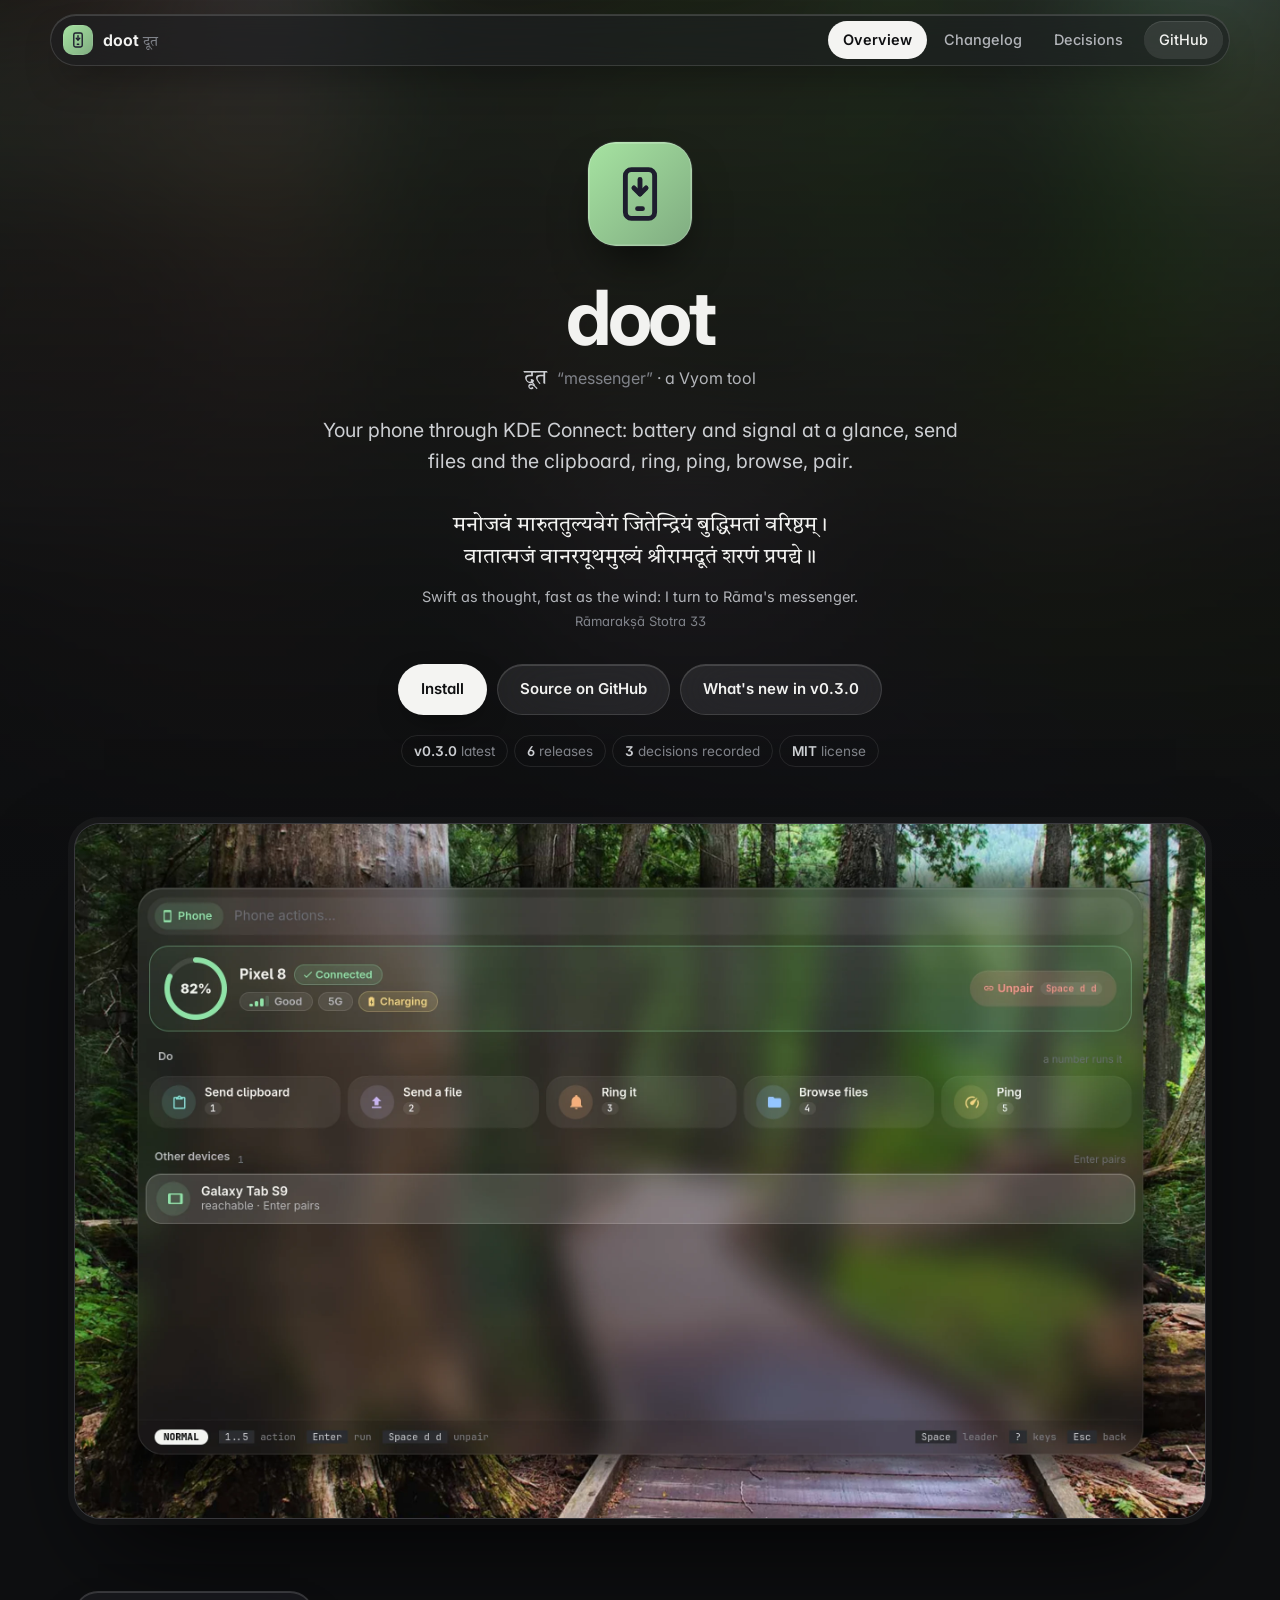
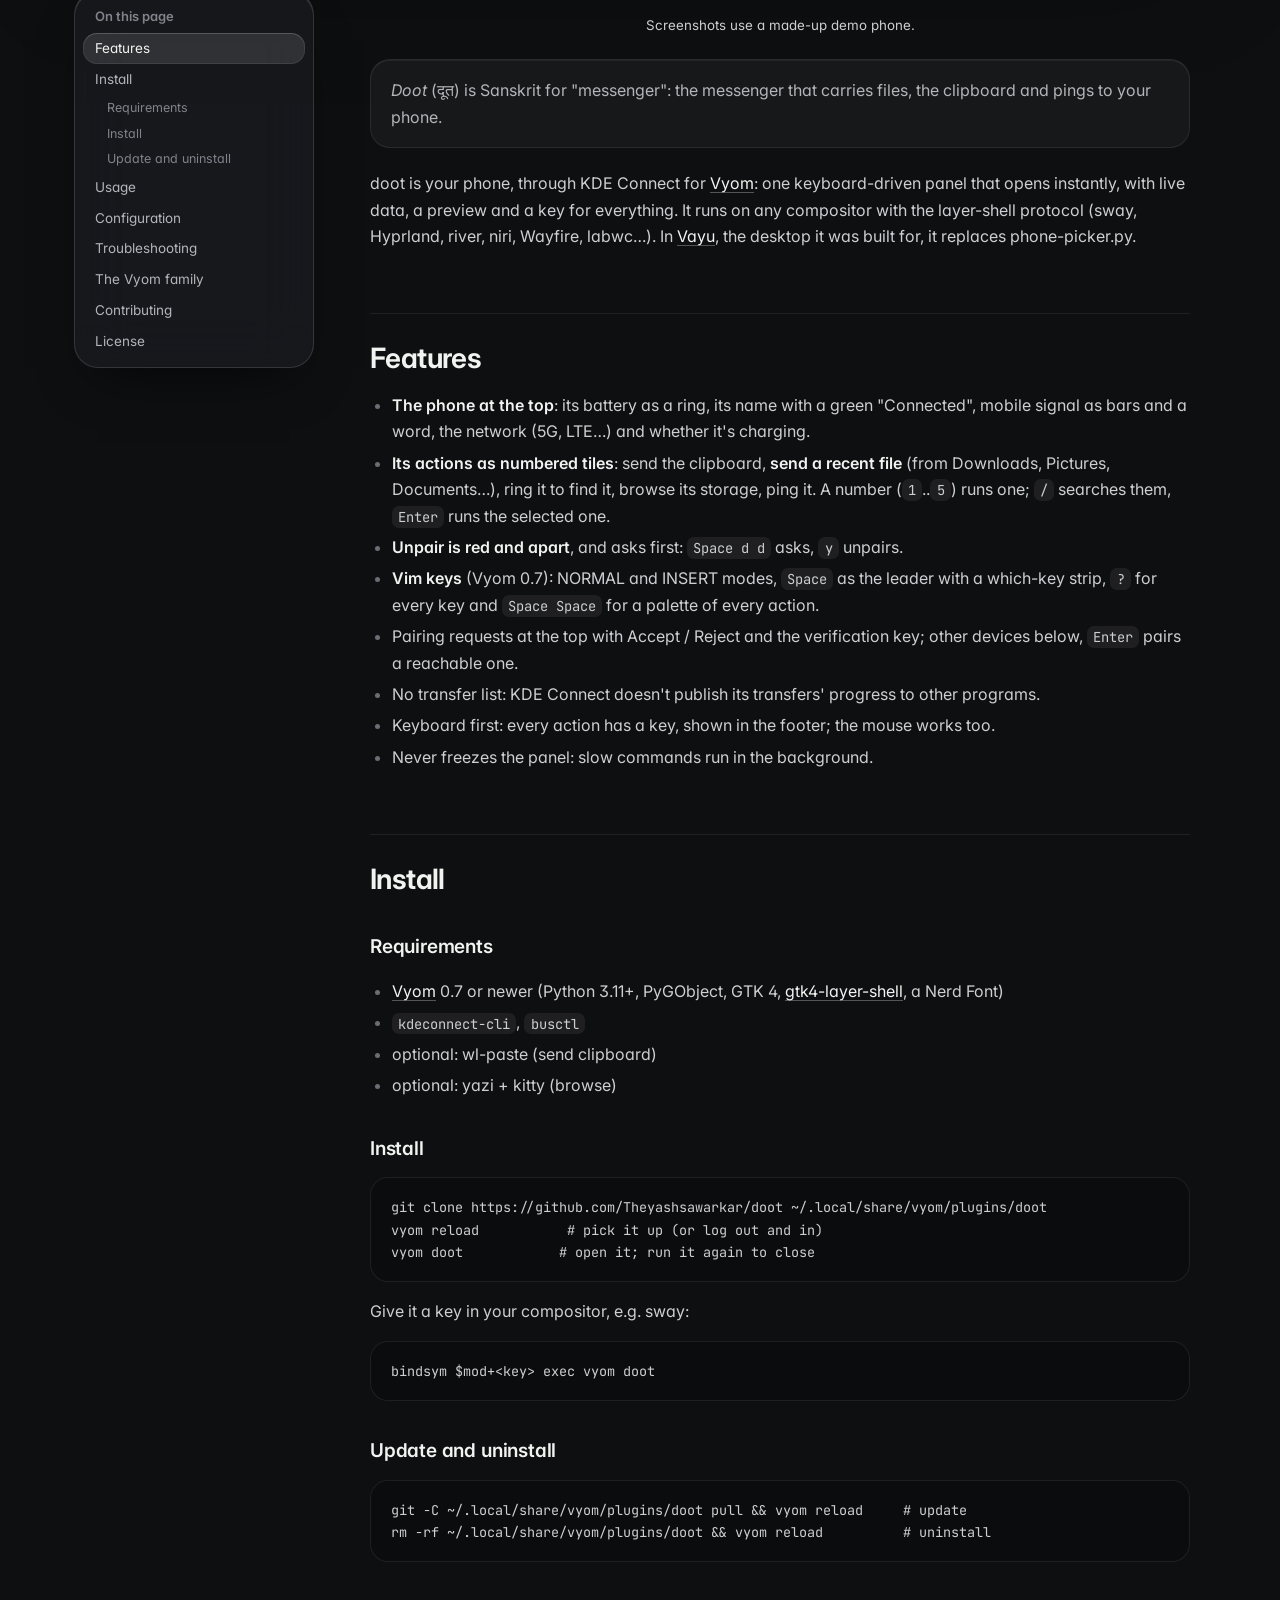
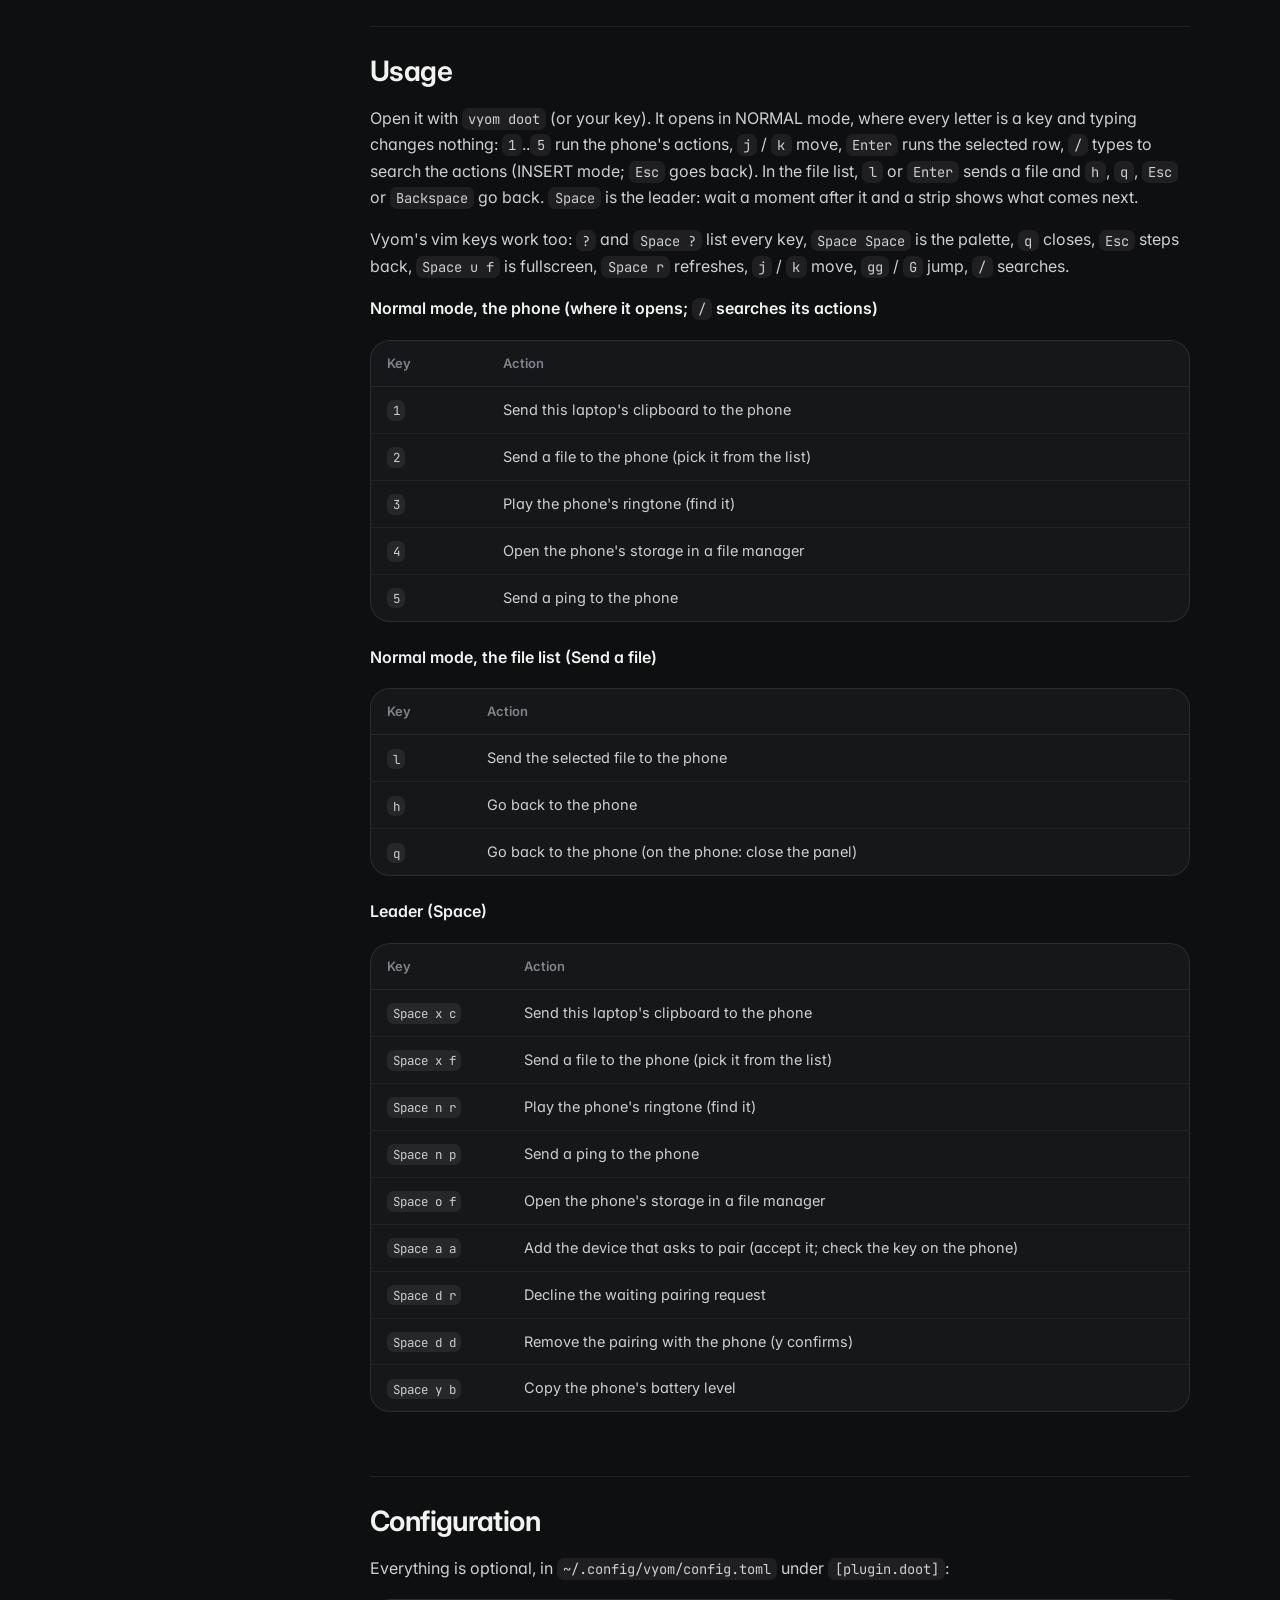
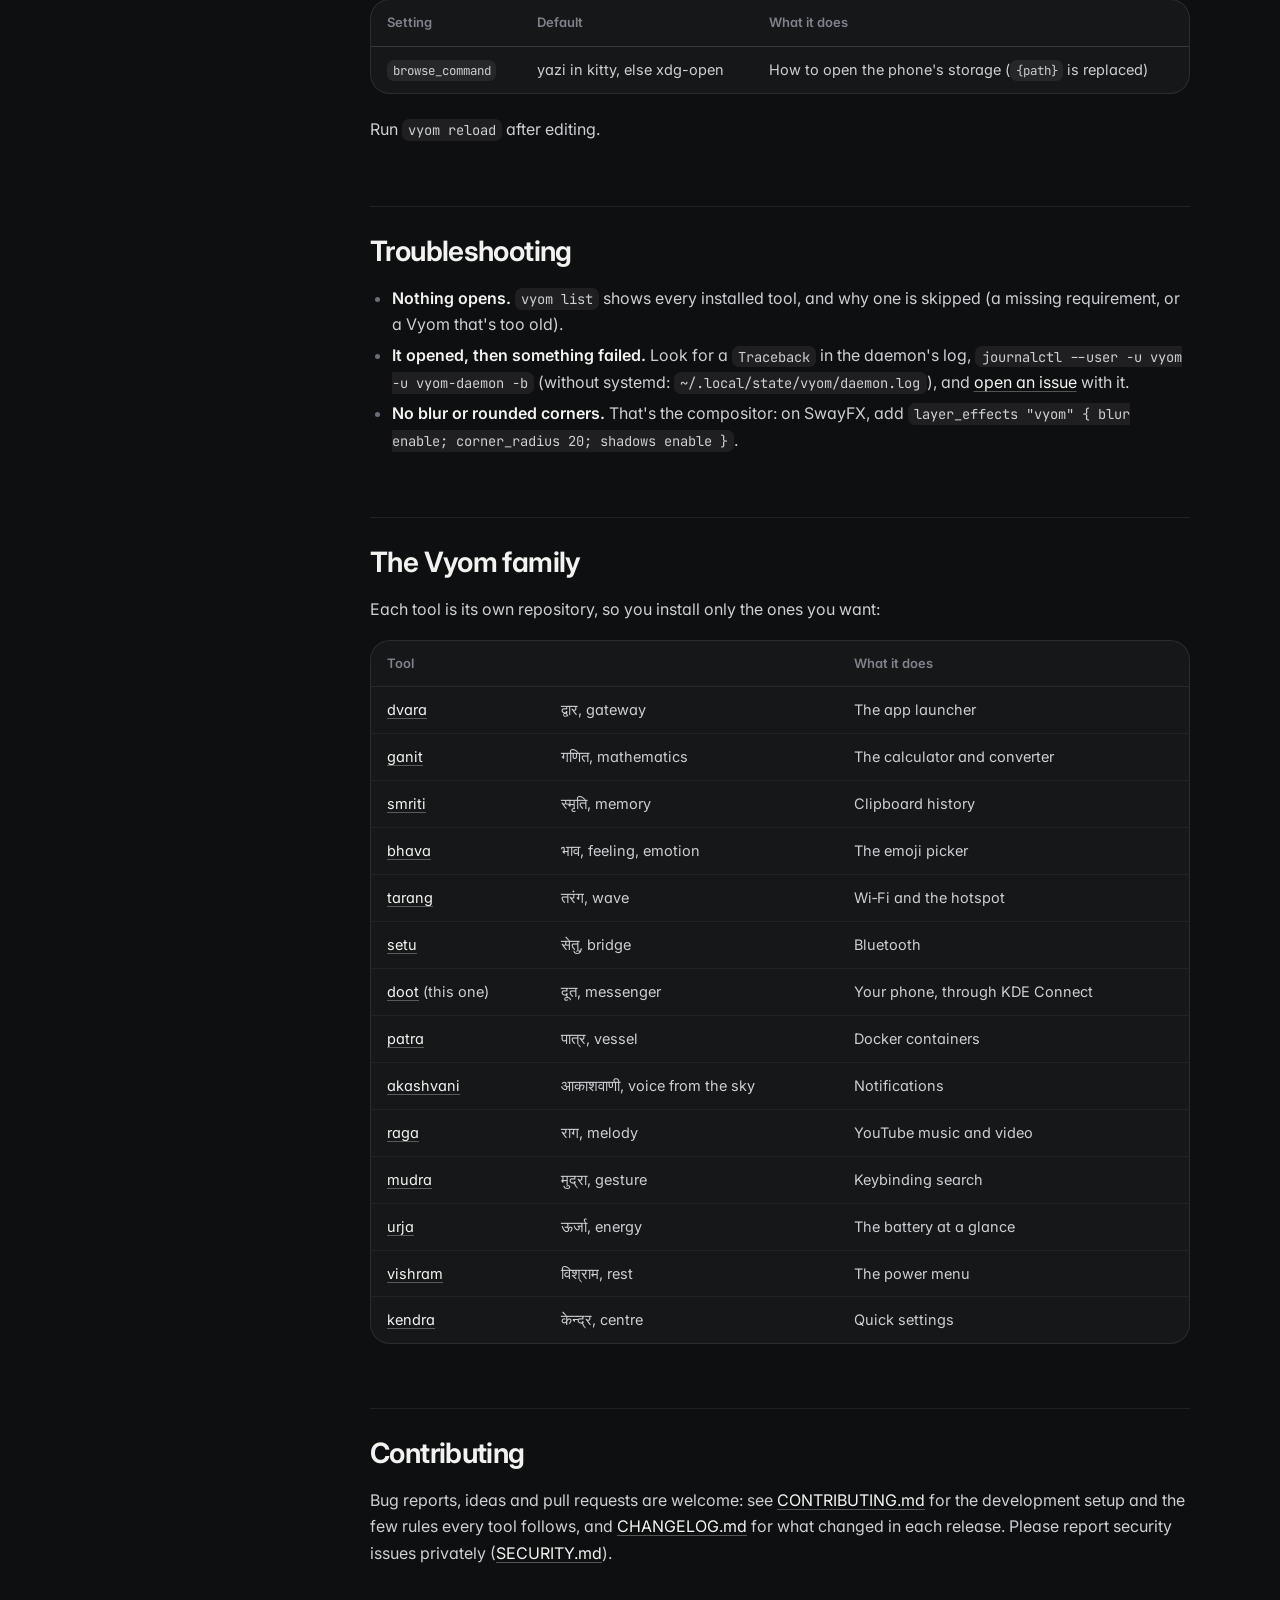
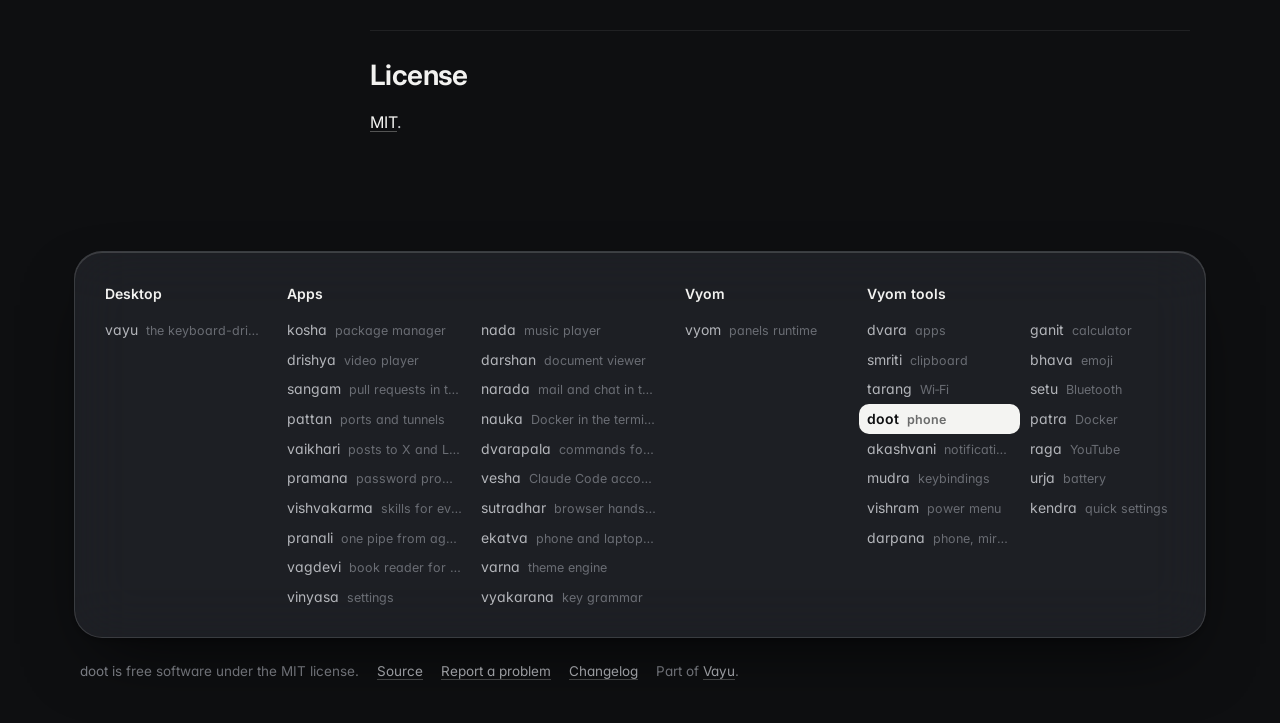
<file: docs/index.html>
<!doctype html>
<html lang="en">
<head>
<meta charset="utf-8">
<meta name="viewport" content="width=device-width, initial-scale=1">
<title>doot · Your phone through KDE Connect: battery and signal at a glance, send files and the clipboard, ring, ping, browse, pair.</title>
<meta name="description" content="Your phone through KDE Connect: battery and signal at a glance, send files and the clipboard, ring, ping, browse, pair.">
<meta property="og:title" content="doot · Your phone through KDE Connect: battery and signal at a glance, send files and the clipboard, ring, ping, browse, pair.">
<meta property="og:description" content="Your phone through KDE Connect: battery and signal at a glance, send files and the clipboard, ring, ping, browse, pair.">
<meta name="theme-color" content="#0e0f11">
<link rel="icon" href="assets/logo.svg" type="image/svg+xml">
<link rel="preconnect" href="https://fonts.googleapis.com">
<link rel="preconnect" href="https://fonts.gstatic.com" crossorigin>
<link href="https://fonts.googleapis.com/css2?family=Inter:wght@400;500;600;700&family=JetBrains+Mono:wght@400;500;600&family=Tiro+Devanagari+Sanskrit&display=swap" rel="stylesheet">
<link rel="stylesheet" href="assets/site.css">
<style>:root{--tool:#8ee2a6}.backdrop:before{background-image:url("assets/screenshots/doot.webp")}</style>
</head>
<body class="home">
<div class="backdrop" aria-hidden="true"></div>
<header class="top"><div class="in">
<a class="brand" href="index.html"><img src="assets/logo.svg" alt=""><span>doot <small>दूत</small></span></a>
<nav><a href="index.html" class="on">Overview</a><a href="changelog.html" class="">Changelog</a><a href="adr/index.html" class=" hide">Decisions</a><a class="gh" href="https://github.com/Theyashsawarkar/doot">GitHub</a></nav></div></header>
<header class="hero">
<img class="logo" src="assets/logo.svg" alt="doot logo" width="104" height="104">
<h1>doot</h1>
<div class="sa"><b lang="sa">दूत</b> <i>“messenger”</i> · a Vyom tool</div>
<p class="lead">Your phone through KDE Connect: battery and signal at a glance, send files and the clipboard, ring, ping, browse, pair.</p>
<figure class="shloka"><p lang="sa">मनोजवं मारुततुल्यवेगं जितेन्द्रियं बुद्धिमतां वरिष्ठम् ।<br>वातात्मजं वानरयूथमुख्यं श्रीरामदूतं शरणं प्रपद्ये ॥</p><figcaption>Swift as thought, fast as the wind: I turn to Rāma&#x27;s messenger. <cite>Rāmarakṣā Stotra 33</cite></figcaption></figure>
<div class="cta"><a class="btn primary" href="#install">Install</a><a class="btn" href="https://github.com/Theyashsawarkar/doot">Source on GitHub</a><a class="btn" href="changelog.html">What's new in v0.3.0</a></div>
<div class="meta"><span><b>v0.3.0</b> latest</span><span><b>6</b> releases</span><span><b>3</b> decisions recorded</span><span><b>MIT</b> license</span></div>
</header>
<figure class="shot"><img src="assets/screenshots/doot.webp" alt="doot: the paired phone's actions (send clipboard, send a file, ring, browse, ping, unpair), its battery and network, and a tablet ready to pair" fetchpriority="high"></figure>
<div class="wrap"><aside class="toc"><b>On this page</b><a class="l2" href="#features">Features</a><a class="l2" href="#install">Install</a><a class="l3" href="#requirements">Requirements</a><a class="l3" href="#install">Install</a><a class="l3" href="#update-and-uninstall">Update and uninstall</a><a class="l2" href="#usage">Usage</a><a class="l2" href="#configuration">Configuration</a><a class="l2" href="#troubleshooting">Troubleshooting</a><a class="l2" href="#the-vyom-family">The Vyom family</a><a class="l2" href="#contributing">Contributing</a><a class="l2" href="#license">License</a></aside><article>
<!-- No screenshot: phone shows personal data (your own phone). -->
<p align="center"><sub>Screenshots use a made-up demo phone.</sub></p>
<blockquote><p><em>Doot</em> (दूत) is Sanskrit for "messenger": the messenger that carries files, the clipboard and pings to your phone.</p></blockquote>
<p>doot is your phone, through KDE Connect for <a href="https://github.com/Theyashsawarkar/vyom">Vyom</a>: one keyboard-driven panel that opens instantly, with live data, a preview and a key for everything. It runs on any compositor with the layer-shell protocol (sway, Hyprland, river, niri, Wayfire, labwc…). In <a href="https://github.com/Theyashsawarkar/vayu">Vayu</a>, the desktop it was built for, it replaces phone-picker.py.</p>
<h2 id="features"><a class="anchor" href="#features">#</a>Features</h2>
<ul><li><strong>The phone at the top</strong>: its battery as a ring, its name with a green "Connected", mobile signal as bars and a word, the network (5G, LTE…) and whether it's charging.</li><li><strong>Its actions as numbered tiles</strong>: send the clipboard, <strong>send a recent file</strong> (from Downloads, Pictures, Documents…), ring it to find it, browse its storage, ping it. A number (<code>1</code>..<code>5</code>) runs one; <code>/</code> searches them, <code>Enter</code> runs the selected one.</li><li><strong>Unpair is red and apart</strong>, and asks first: <code>Space d d</code> asks, <code>y</code> unpairs.</li><li><strong>Vim keys</strong> (Vyom 0.7): NORMAL and INSERT modes, <code>Space</code> as the leader with a which-key strip, <code>?</code> for every key and <code>Space Space</code> for a palette of every action.</li><li>Pairing requests at the top with Accept / Reject and the verification key; other devices below, <code>Enter</code> pairs a reachable one.</li><li>No transfer list: KDE Connect doesn't publish its transfers' progress to other programs.</li><li>Keyboard first: every action has a key, shown in the footer; the mouse works too.</li><li>Never freezes the panel: slow commands run in the background.</li></ul>
<h2 id="install"><a class="anchor" href="#install">#</a>Install</h2>
<h3 id="requirements"><a class="anchor" href="#requirements">#</a>Requirements</h3>
<ul><li><a href="https://github.com/Theyashsawarkar/vyom">Vyom</a> 0.7 or newer (Python 3.11+, PyGObject, GTK 4, <a href="https://github.com/wmww/gtk4-layer-shell">gtk4-layer-shell</a>, a Nerd Font)</li><li><code>kdeconnect-cli</code>, <code>busctl</code></li><li>optional: wl-paste (send clipboard)</li><li>optional: yazi + kitty (browse)</li></ul>
<h3 id="install"><a class="anchor" href="#install">#</a>Install</h3>
<pre class="code" data-lang="sh"><code>git clone https://github.com/Theyashsawarkar/doot ~/.local/share/vyom/plugins/doot
vyom reload           # pick it up (or log out and in)
vyom doot            # open it; run it again to close</code></pre>
<p>Give it a key in your compositor, e.g. sway:</p>
<pre class="code" data-lang="sh"><code>bindsym $mod+&lt;key&gt; exec vyom doot</code></pre>
<h3 id="update-and-uninstall"><a class="anchor" href="#update-and-uninstall">#</a>Update and uninstall</h3>
<pre class="code" data-lang="sh"><code>git -C ~/.local/share/vyom/plugins/doot pull &amp;&amp; vyom reload     # update
rm -rf ~/.local/share/vyom/plugins/doot &amp;&amp; vyom reload          # uninstall</code></pre>
<h2 id="usage"><a class="anchor" href="#usage">#</a>Usage</h2>
<p>Open it with <code>vyom doot</code> (or your key). It opens in NORMAL mode, where every letter is a key and typing changes nothing: <code>1</code>..<code>5</code> run the phone's actions, <code>j</code> / <code>k</code> move, <code>Enter</code> runs the selected row, <code>/</code> types to search the actions (INSERT mode; <code>Esc</code> goes back). In the file list, <code>l</code> or <code>Enter</code> sends a file and <code>h</code>, <code>q</code>, <code>Esc</code> or <code>Backspace</code> go back. <code>Space</code> is the leader: wait a moment after it and a strip shows what comes next.</p>
<!-- KEYS (generated by scripts/keybinds.py from doot/vim.py) -->
<p>Vyom's vim keys work too: <code>?</code> and <code>Space ?</code> list every key, <code>Space Space</code> is the palette, <code>q</code> closes, <code>Esc</code> steps back, <code>Space u f</code> is fullscreen, <code>Space r</code> refreshes, <code>j</code> / <code>k</code> move, <code>gg</code> / <code>G</code> jump, <code>/</code> searches.</p>
<p><strong>Normal mode, the phone (where it opens; <code>/</code> searches its actions)</strong></p>
<div class="table"><table><thead><tr><th>Key</th><th>Action</th></tr></thead><tbody><tr><td><code>1</code></td><td>Send this laptop's clipboard to the phone</td></tr><tr><td><code>2</code></td><td>Send a file to the phone (pick it from the list)</td></tr><tr><td><code>3</code></td><td>Play the phone's ringtone (find it)</td></tr><tr><td><code>4</code></td><td>Open the phone's storage in a file manager</td></tr><tr><td><code>5</code></td><td>Send a ping to the phone</td></tr></tbody></table></div>
<p><strong>Normal mode, the file list (Send a file)</strong></p>
<div class="table"><table><thead><tr><th>Key</th><th>Action</th></tr></thead><tbody><tr><td><code>l</code></td><td>Send the selected file to the phone</td></tr><tr><td><code>h</code></td><td>Go back to the phone</td></tr><tr><td><code>q</code></td><td>Go back to the phone (on the phone: close the panel)</td></tr></tbody></table></div>
<p><strong>Leader (Space)</strong></p>
<div class="table"><table><thead><tr><th>Key</th><th>Action</th></tr></thead><tbody><tr><td><code>Space x c</code></td><td>Send this laptop's clipboard to the phone</td></tr><tr><td><code>Space x f</code></td><td>Send a file to the phone (pick it from the list)</td></tr><tr><td><code>Space n r</code></td><td>Play the phone's ringtone (find it)</td></tr><tr><td><code>Space n p</code></td><td>Send a ping to the phone</td></tr><tr><td><code>Space o f</code></td><td>Open the phone's storage in a file manager</td></tr><tr><td><code>Space a a</code></td><td>Add the device that asks to pair (accept it; check the key on the phone)</td></tr><tr><td><code>Space d r</code></td><td>Decline the waiting pairing request</td></tr><tr><td><code>Space d d</code></td><td>Remove the pairing with the phone (y confirms)</td></tr><tr><td><code>Space y b</code></td><td>Copy the phone's battery level</td></tr></tbody></table></div>
<!-- END KEYS -->
<h2 id="configuration"><a class="anchor" href="#configuration">#</a>Configuration</h2>
<p>Everything is optional, in <code>~/.config/vyom/config.toml</code> under <code>[plugin.doot]</code>:</p>
<div class="table"><table><thead><tr><th>Setting</th><th>Default</th><th>What it does</th></tr></thead><tbody><tr><td><code>browse_command</code></td><td>yazi in kitty, else xdg-open</td><td>How to open the phone's storage (<code>{path}</code> is replaced)</td></tr></tbody></table></div>
<p>Run <code>vyom reload</code> after editing.</p>
<h2 id="troubleshooting"><a class="anchor" href="#troubleshooting">#</a>Troubleshooting</h2>
<ul><li><strong>Nothing opens.</strong> <code>vyom list</code> shows every installed tool, and why one is skipped (a missing requirement, or a Vyom that's too old).</li><li><strong>It opened, then something failed.</strong> Look for a <code>Traceback</code> in the daemon's log, <code>journalctl --user -u vyom -u vyom-daemon -b</code> (without systemd: <code>~/.local/state/vyom/daemon.log</code>), and <a href="https://github.com/Theyashsawarkar/doot/issues/new/choose">open an issue</a> with it.</li><li><strong>No blur or rounded corners.</strong> That's the compositor: on SwayFX, add <code>layer_effects &quot;vyom&quot; { blur enable; corner_radius 20; shadows enable }</code>.</li></ul>
<h2 id="the-vyom-family"><a class="anchor" href="#the-vyom-family">#</a>The Vyom family</h2>
<p>Each tool is its own repository, so you install only the ones you want:</p>
<div class="table"><table><thead><tr><th>Tool</th><th></th><th>What it does</th></tr></thead><tbody><tr><td><a href="https://github.com/Theyashsawarkar/dvara">dvara</a></td><td>द्वार, gateway</td><td>The app launcher</td></tr><tr><td><a href="https://github.com/Theyashsawarkar/ganit">ganit</a></td><td>गणित, mathematics</td><td>The calculator and converter</td></tr><tr><td><a href="https://github.com/Theyashsawarkar/smriti">smriti</a></td><td>स्मृति, memory</td><td>Clipboard history</td></tr><tr><td><a href="https://github.com/Theyashsawarkar/bhava">bhava</a></td><td>भाव, feeling, emotion</td><td>The emoji picker</td></tr><tr><td><a href="https://github.com/Theyashsawarkar/tarang">tarang</a></td><td>तरंग, wave</td><td>Wi‑Fi and the hotspot</td></tr><tr><td><a href="https://github.com/Theyashsawarkar/setu">setu</a></td><td>सेतु, bridge</td><td>Bluetooth</td></tr><tr><td><a href="https://github.com/Theyashsawarkar/doot">doot</a> (this one)</td><td>दूत, messenger</td><td>Your phone, through KDE Connect</td></tr><tr><td><a href="https://github.com/Theyashsawarkar/patra">patra</a></td><td>पात्र, vessel</td><td>Docker containers</td></tr><tr><td><a href="https://github.com/Theyashsawarkar/akashvani">akashvani</a></td><td>आकाशवाणी, voice from the sky</td><td>Notifications</td></tr><tr><td><a href="https://github.com/Theyashsawarkar/raga">raga</a></td><td>राग, melody</td><td>YouTube music and video</td></tr><tr><td><a href="https://github.com/Theyashsawarkar/mudra">mudra</a></td><td>मुद्रा, gesture</td><td>Keybinding search</td></tr><tr><td><a href="https://github.com/Theyashsawarkar/urja">urja</a></td><td>ऊर्जा, energy</td><td>The battery at a glance</td></tr><tr><td><a href="https://github.com/Theyashsawarkar/vishram">vishram</a></td><td>विश्राम, rest</td><td>The power menu</td></tr><tr><td><a href="https://github.com/Theyashsawarkar/kendra">kendra</a></td><td>केन्द्र, centre</td><td>Quick settings</td></tr></tbody></table></div>
<h2 id="contributing"><a class="anchor" href="#contributing">#</a>Contributing</h2>
<p>Bug reports, ideas and pull requests are welcome: see <a href="https://github.com/Theyashsawarkar/doot/blob/main/CONTRIBUTING.md">CONTRIBUTING.md</a> for the development setup and the few rules every tool follows, and <a href="changelog.html">CHANGELOG.md</a> for what changed in each release. Please report security issues privately (<a href="https://github.com/Theyashsawarkar/doot/blob/main/SECURITY.md">SECURITY.md</a>).</p>
<h2 id="license"><a class="anchor" href="#license">#</a>License</h2>
<p><a href="https://github.com/Theyashsawarkar/doot/blob/main/LICENSE">MIT</a>.</p>
</article></div>
<footer><div class="in glass"><div class=""><h4>Desktop</h4><div class="list"><a href="https://vayu.theyashsawarkar.dev/" class="">vayu <span>the keyboard-driven Wayland desktop</span></a></div></div><div class="g2"><h4>Apps</h4><div class="list"><a href="https://kosha.theyashsawarkar.dev/" class="">kosha <span>package manager</span></a><a href="https://nada.theyashsawarkar.dev/" class="">nada <span>music player</span></a><a href="https://drishya.theyashsawarkar.dev/" class="">drishya <span>video player</span></a><a href="https://darshan.theyashsawarkar.dev/" class="">darshan <span>document viewer</span></a><a href="https://sangam.theyashsawarkar.dev/" class="">sangam <span>pull requests in the terminal</span></a><a href="https://narada.theyashsawarkar.dev/" class="">narada <span>mail and chat in the terminal</span></a><a href="https://pattan.theyashsawarkar.dev/" class="">pattan <span>ports and tunnels</span></a><a href="https://nauka.theyashsawarkar.dev/" class="">nauka <span>Docker in the terminal</span></a><a href="https://vaikhari.theyashsawarkar.dev/" class="">vaikhari <span>posts to X and LinkedIn</span></a><a href="https://dvarapala.theyashsawarkar.dev/" class="">dvarapala <span>commands for AI agents, approved</span></a><a href="https://pramana.theyashsawarkar.dev/" class="">pramana <span>password prompts</span></a><a href="https://vesha.theyashsawarkar.dev/" class="">vesha <span>Claude Code accounts</span></a><a href="https://vishvakarma.theyashsawarkar.dev/" class="">vishvakarma <span>skills for every AI agent</span></a><a href="https://sutradhar.theyashsawarkar.dev/" class="">sutradhar <span>browser hands for AI agents</span></a><a href="https://pranali.theyashsawarkar.dev/" class="">pranali <span>one pipe from agents to tools</span></a><a href="https://ekatva.theyashsawarkar.dev/" class="">ekatva <span>phone and laptop, linked</span></a><a href="https://vagdevi.theyashsawarkar.dev/" class="">vagdevi <span>book reader for Android</span></a><a href="https://varna.theyashsawarkar.dev/" class="">varna <span>theme engine</span></a><a href="https://vinyasa.theyashsawarkar.dev/" class="">vinyasa <span>settings</span></a><a href="https://vyakarana.theyashsawarkar.dev/" class="">vyakarana <span>key grammar</span></a></div></div><div class=""><h4>Vyom</h4><div class="list"><a href="https://vyom.theyashsawarkar.dev/" class="">vyom <span>panels runtime</span></a></div></div><div class="g2"><h4>Vyom tools</h4><div class="list"><a href="https://dvara.theyashsawarkar.dev/" class="">dvara <span>apps</span></a><a href="https://ganit.theyashsawarkar.dev/" class="">ganit <span>calculator</span></a><a href="https://smriti.theyashsawarkar.dev/" class="">smriti <span>clipboard</span></a><a href="https://bhava.theyashsawarkar.dev/" class="">bhava <span>emoji</span></a><a href="https://tarang.theyashsawarkar.dev/" class="">tarang <span>Wi‑Fi</span></a><a href="https://setu.theyashsawarkar.dev/" class="">setu <span>Bluetooth</span></a><a href="https://doot.theyashsawarkar.dev/" class="me" aria-current="page">doot <span>phone</span></a><a href="https://patra.theyashsawarkar.dev/" class="">patra <span>Docker</span></a><a href="https://akashvani.theyashsawarkar.dev/" class="">akashvani <span>notifications</span></a><a href="https://raga.theyashsawarkar.dev/" class="">raga <span>YouTube</span></a><a href="https://mudra.theyashsawarkar.dev/" class="">mudra <span>keybindings</span></a><a href="https://urja.theyashsawarkar.dev/" class="">urja <span>battery</span></a><a href="https://vishram.theyashsawarkar.dev/" class="">vishram <span>power menu</span></a><a href="https://kendra.theyashsawarkar.dev/" class="">kendra <span>quick settings</span></a><a href="https://darpana.theyashsawarkar.dev/" class="">darpana <span>phone, mirrored</span></a></div></div></div>
<div class="bottom"><span>doot is free software under the MIT license.</span><a href="https://github.com/Theyashsawarkar/doot">Source</a><a href="https://github.com/Theyashsawarkar/doot/issues">Report a problem</a><a href="changelog.html">Changelog</a><span>Part of <a href="https://vayu.theyashsawarkar.dev/">Vayu</a>.</span></div></footer>
<script>
document.querySelectorAll('pre.code').forEach(p=>{const b=document.createElement('button');b.className='copy';b.type='button';b.textContent='Copy';
b.onclick=()=>{navigator.clipboard.writeText(p.querySelector('code').innerText).then(()=>{b.textContent='Copied';b.classList.add('done');setTimeout(()=>{b.textContent='Copy';b.classList.remove('done')},1400)})};p.appendChild(b)});
const links=[...document.querySelectorAll('.toc a')];if(links.length){const hs=links.map(a=>document.getElementById(a.hash.slice(1))).filter(Boolean);
const on=()=>{let cur=hs[0];for(const h of hs){if(h.getBoundingClientRect().top<120)cur=h}links.forEach(a=>a.classList.toggle('on',cur&&a.hash==='#'+cur.id))};
addEventListener('scroll',on,{passive:true});on()}
</script>
</body>
</html>
</file>
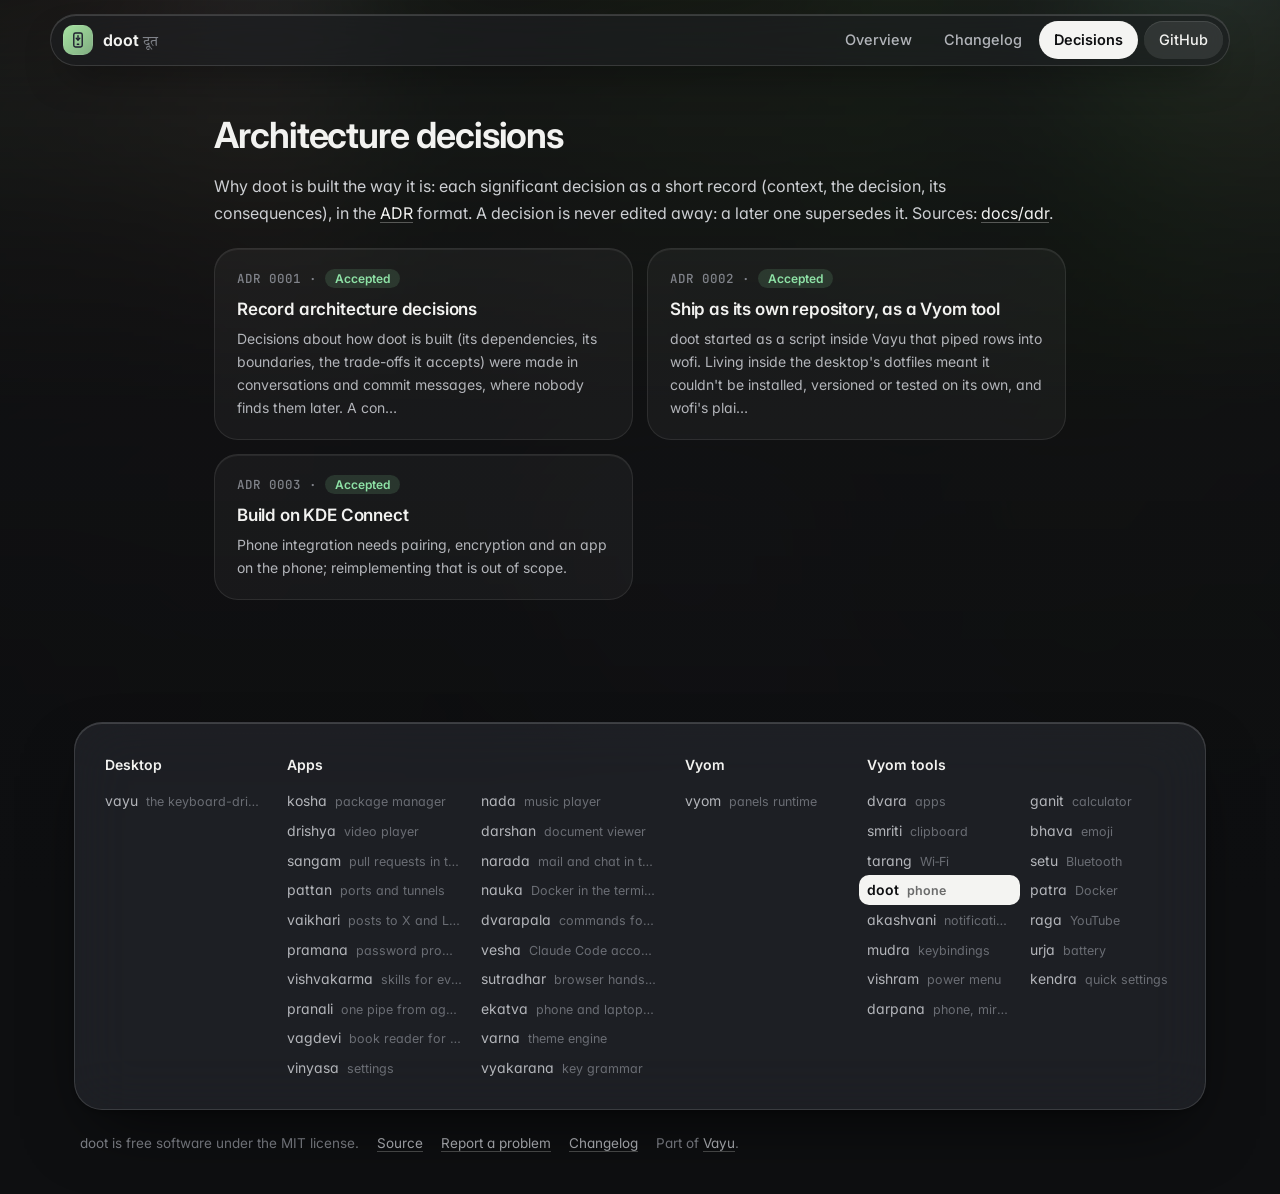
<file: docs/adr/index.html>
<!doctype html>
<html lang="en">
<head>
<meta charset="utf-8">
<meta name="viewport" content="width=device-width, initial-scale=1">
<title>Decisions · doot</title>
<meta name="description" content="Your phone through KDE Connect: battery and signal at a glance, send files and the clipboard, ring, ping, browse, pair.">
<meta property="og:title" content="Decisions · doot">
<meta property="og:description" content="Your phone through KDE Connect: battery and signal at a glance, send files and the clipboard, ring, ping, browse, pair.">
<meta name="theme-color" content="#0e0f11">
<link rel="icon" href="../assets/logo.svg" type="image/svg+xml">
<link rel="preconnect" href="https://fonts.googleapis.com">
<link rel="preconnect" href="https://fonts.gstatic.com" crossorigin>
<link href="https://fonts.googleapis.com/css2?family=Inter:wght@400;500;600;700&family=JetBrains+Mono:wght@400;500;600&family=Tiro+Devanagari+Sanskrit&display=swap" rel="stylesheet">
<link rel="stylesheet" href="../assets/site.css">
<style>:root{--tool:#8ee2a6}.backdrop:before{background-image:url("../assets/screenshots/doot.webp")}</style>
</head>
<body class="sub">
<div class="backdrop" aria-hidden="true"></div>
<header class="top"><div class="in">
<a class="brand" href="../index.html"><img src="../assets/logo.svg" alt=""><span>doot <small>दूत</small></span></a>
<nav><a href="../index.html" class="">Overview</a><a href="../changelog.html" class="">Changelog</a><a href="../adr/index.html" class="on hide">Decisions</a><a class="gh" href="https://github.com/Theyashsawarkar/doot">GitHub</a></nav></div></header>

<div class="wrap solo"><article>
<h2>Architecture decisions</h2><p>Why doot is built the way it is: each significant decision as a short record (context, the decision, its consequences), in the <a href="https://cognitect.com/blog/2011/11/15/documenting-architecture-decisions">ADR</a> format. A decision is never edited away: a later one supersedes it. Sources: <a href="https://github.com/Theyashsawarkar/doot/tree/main/docs/adr">docs/adr</a>.</p><div class="cards"><a class="card" href="0001-record-architecture-decisions.html"><div class="n">ADR 0001 · <span class="status accepted">Accepted</span></div><h3>Record architecture decisions</h3><p>Decisions about how doot is built (its dependencies, its boundaries, the trade-offs it accepts) were made in conversations and commit messages, where nobody finds them later. A con…</p></a><a class="card" href="0002-own-repository-as-a-vyom-tool.html"><div class="n">ADR 0002 · <span class="status accepted">Accepted</span></div><h3>Ship as its own repository, as a Vyom tool</h3><p>doot started as a script inside Vayu that piped rows into wofi. Living inside the desktop&#x27;s dotfiles meant it couldn&#x27;t be installed, versioned or tested on its own, and wofi&#x27;s plai…</p></a><a class="card" href="0003-kde-connect.html"><div class="n">ADR 0003 · <span class="status accepted">Accepted</span></div><h3>Build on KDE Connect</h3><p>Phone integration needs pairing, encryption and an app on the phone; reimplementing that is out of scope.</p></a></div>
</article></div>
<footer><div class="in glass"><div class=""><h4>Desktop</h4><div class="list"><a href="https://vayu.theyashsawarkar.dev/" class="">vayu <span>the keyboard-driven Wayland desktop</span></a></div></div><div class="g2"><h4>Apps</h4><div class="list"><a href="https://kosha.theyashsawarkar.dev/" class="">kosha <span>package manager</span></a><a href="https://nada.theyashsawarkar.dev/" class="">nada <span>music player</span></a><a href="https://drishya.theyashsawarkar.dev/" class="">drishya <span>video player</span></a><a href="https://darshan.theyashsawarkar.dev/" class="">darshan <span>document viewer</span></a><a href="https://sangam.theyashsawarkar.dev/" class="">sangam <span>pull requests in the terminal</span></a><a href="https://narada.theyashsawarkar.dev/" class="">narada <span>mail and chat in the terminal</span></a><a href="https://pattan.theyashsawarkar.dev/" class="">pattan <span>ports and tunnels</span></a><a href="https://nauka.theyashsawarkar.dev/" class="">nauka <span>Docker in the terminal</span></a><a href="https://vaikhari.theyashsawarkar.dev/" class="">vaikhari <span>posts to X and LinkedIn</span></a><a href="https://dvarapala.theyashsawarkar.dev/" class="">dvarapala <span>commands for AI agents, approved</span></a><a href="https://pramana.theyashsawarkar.dev/" class="">pramana <span>password prompts</span></a><a href="https://vesha.theyashsawarkar.dev/" class="">vesha <span>Claude Code accounts</span></a><a href="https://vishvakarma.theyashsawarkar.dev/" class="">vishvakarma <span>skills for every AI agent</span></a><a href="https://sutradhar.theyashsawarkar.dev/" class="">sutradhar <span>browser hands for AI agents</span></a><a href="https://pranali.theyashsawarkar.dev/" class="">pranali <span>one pipe from agents to tools</span></a><a href="https://ekatva.theyashsawarkar.dev/" class="">ekatva <span>phone and laptop, linked</span></a><a href="https://vagdevi.theyashsawarkar.dev/" class="">vagdevi <span>book reader for Android</span></a><a href="https://varna.theyashsawarkar.dev/" class="">varna <span>theme engine</span></a><a href="https://vinyasa.theyashsawarkar.dev/" class="">vinyasa <span>settings</span></a><a href="https://vyakarana.theyashsawarkar.dev/" class="">vyakarana <span>key grammar</span></a></div></div><div class=""><h4>Vyom</h4><div class="list"><a href="https://vyom.theyashsawarkar.dev/" class="">vyom <span>panels runtime</span></a></div></div><div class="g2"><h4>Vyom tools</h4><div class="list"><a href="https://dvara.theyashsawarkar.dev/" class="">dvara <span>apps</span></a><a href="https://ganit.theyashsawarkar.dev/" class="">ganit <span>calculator</span></a><a href="https://smriti.theyashsawarkar.dev/" class="">smriti <span>clipboard</span></a><a href="https://bhava.theyashsawarkar.dev/" class="">bhava <span>emoji</span></a><a href="https://tarang.theyashsawarkar.dev/" class="">tarang <span>Wi‑Fi</span></a><a href="https://setu.theyashsawarkar.dev/" class="">setu <span>Bluetooth</span></a><a href="https://doot.theyashsawarkar.dev/" class="me" aria-current="page">doot <span>phone</span></a><a href="https://patra.theyashsawarkar.dev/" class="">patra <span>Docker</span></a><a href="https://akashvani.theyashsawarkar.dev/" class="">akashvani <span>notifications</span></a><a href="https://raga.theyashsawarkar.dev/" class="">raga <span>YouTube</span></a><a href="https://mudra.theyashsawarkar.dev/" class="">mudra <span>keybindings</span></a><a href="https://urja.theyashsawarkar.dev/" class="">urja <span>battery</span></a><a href="https://vishram.theyashsawarkar.dev/" class="">vishram <span>power menu</span></a><a href="https://kendra.theyashsawarkar.dev/" class="">kendra <span>quick settings</span></a><a href="https://darpana.theyashsawarkar.dev/" class="">darpana <span>phone, mirrored</span></a></div></div></div>
<div class="bottom"><span>doot is free software under the MIT license.</span><a href="https://github.com/Theyashsawarkar/doot">Source</a><a href="https://github.com/Theyashsawarkar/doot/issues">Report a problem</a><a href="../changelog.html">Changelog</a><span>Part of <a href="https://vayu.theyashsawarkar.dev/">Vayu</a>.</span></div></footer>
<script>
document.querySelectorAll('pre.code').forEach(p=>{const b=document.createElement('button');b.className='copy';b.type='button';b.textContent='Copy';
b.onclick=()=>{navigator.clipboard.writeText(p.querySelector('code').innerText).then(()=>{b.textContent='Copied';b.classList.add('done');setTimeout(()=>{b.textContent='Copy';b.classList.remove('done')},1400)})};p.appendChild(b)});
const links=[...document.querySelectorAll('.toc a')];if(links.length){const hs=links.map(a=>document.getElementById(a.hash.slice(1))).filter(Boolean);
const on=()=>{let cur=hs[0];for(const h of hs){if(h.getBoundingClientRect().top<120)cur=h}links.forEach(a=>a.classList.toggle('on',cur&&a.hash==='#'+cur.id))};
addEventListener('scroll',on,{passive:true});on()}
</script>
</body>
</html>
</file>
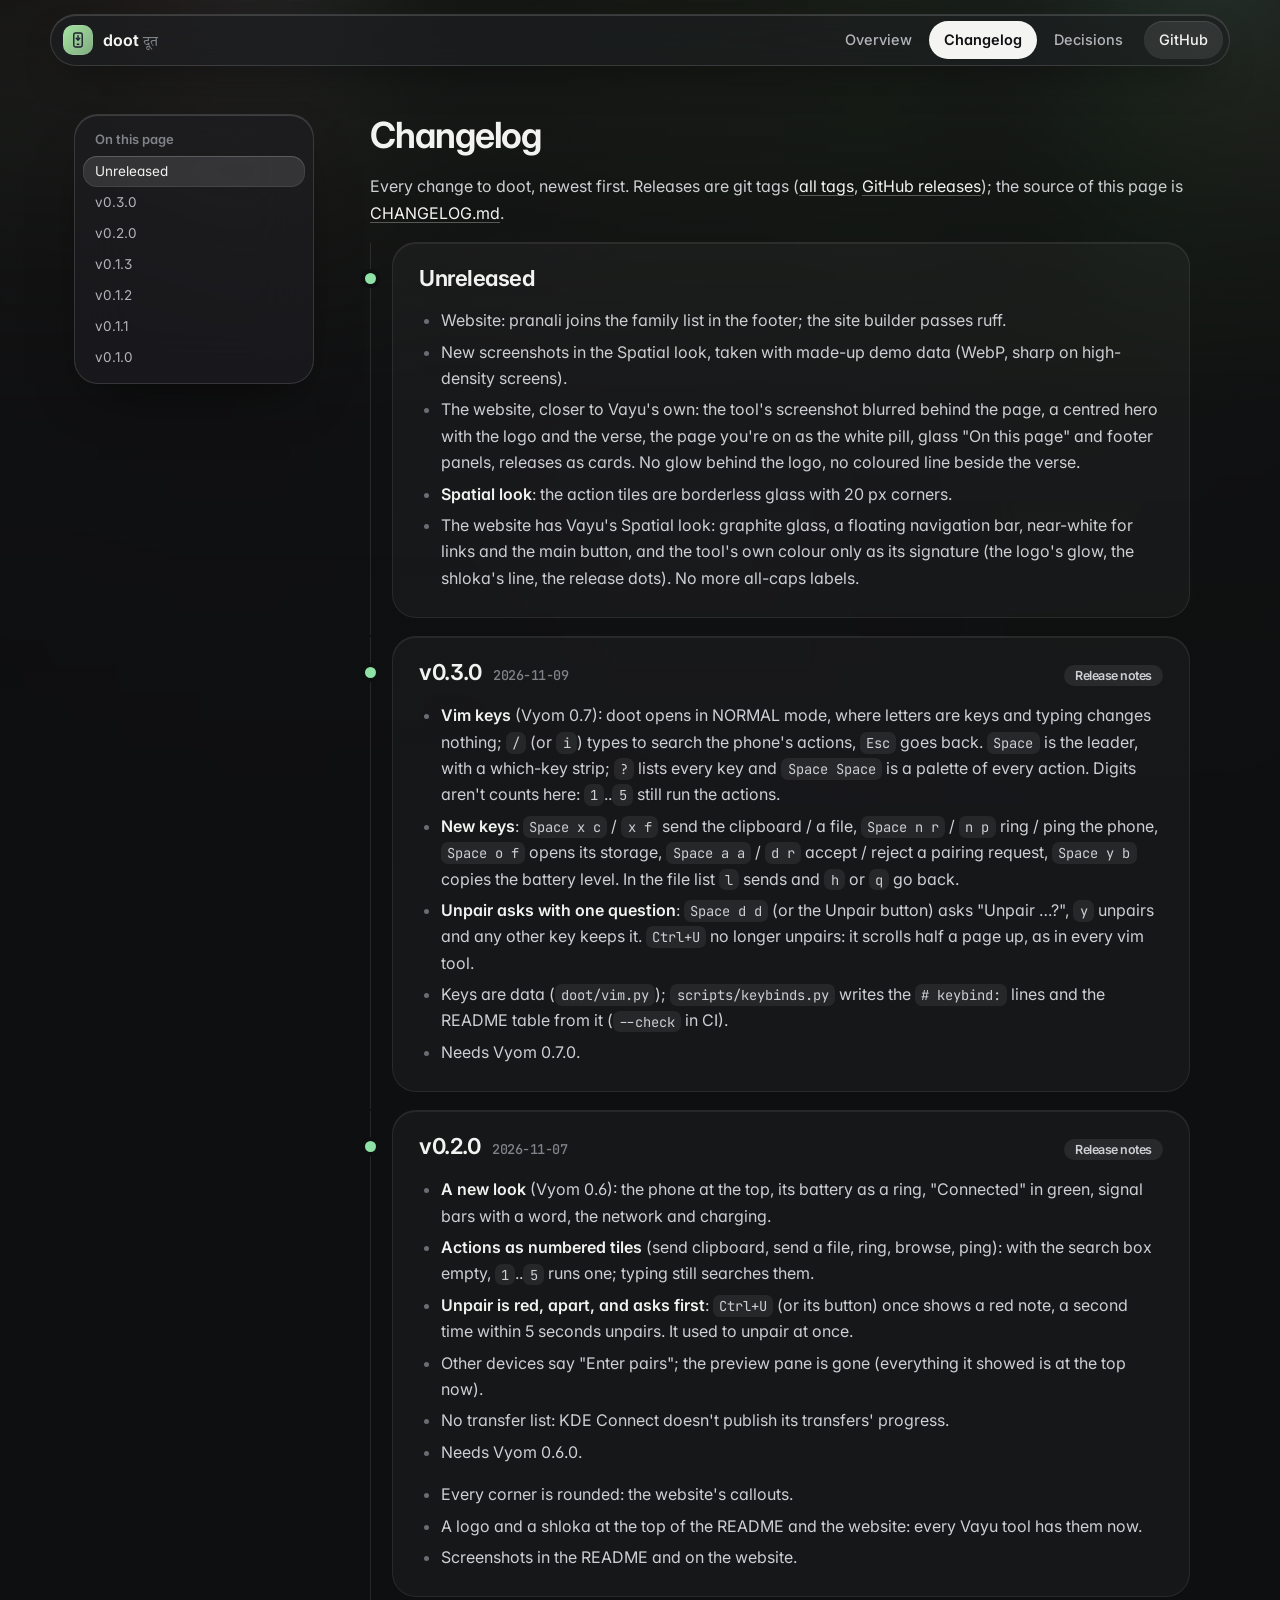
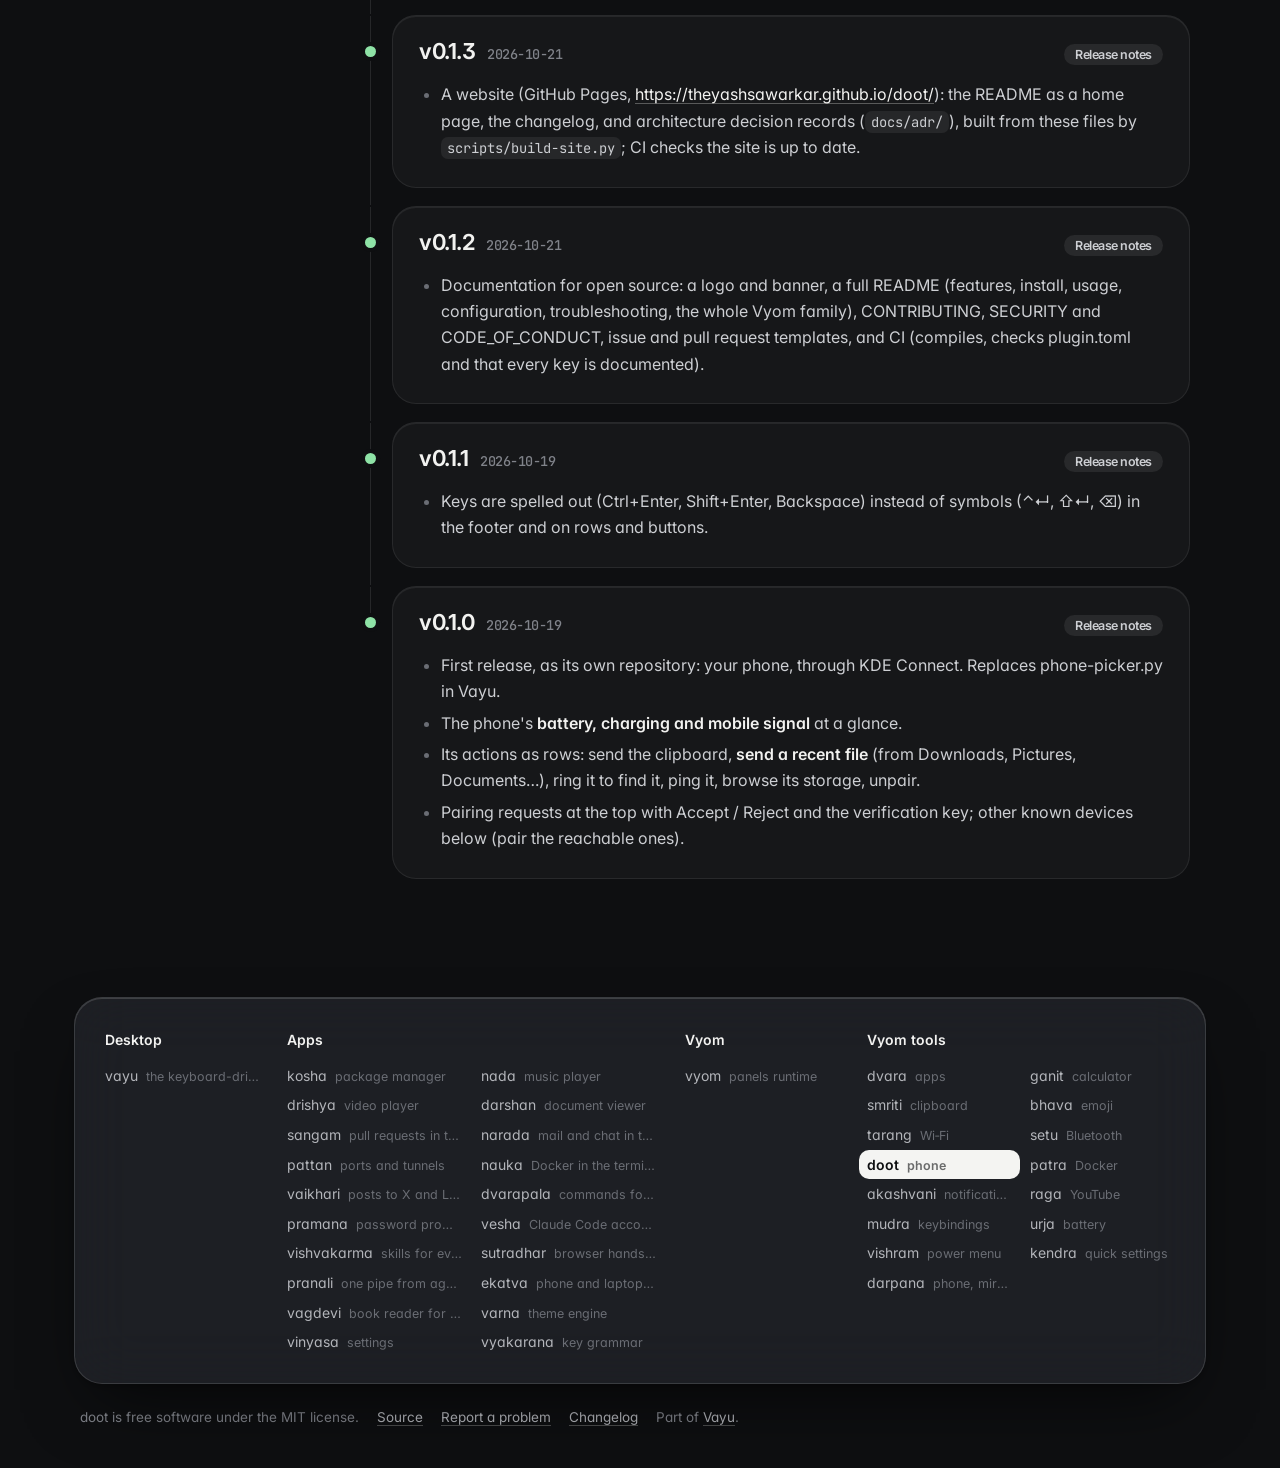
<file: docs/changelog.html>
<!doctype html>
<html lang="en">
<head>
<meta charset="utf-8">
<meta name="viewport" content="width=device-width, initial-scale=1">
<title>Changelog · doot</title>
<meta name="description" content="Your phone through KDE Connect: battery and signal at a glance, send files and the clipboard, ring, ping, browse, pair.">
<meta property="og:title" content="Changelog · doot">
<meta property="og:description" content="Your phone through KDE Connect: battery and signal at a glance, send files and the clipboard, ring, ping, browse, pair.">
<meta name="theme-color" content="#0e0f11">
<link rel="icon" href="assets/logo.svg" type="image/svg+xml">
<link rel="preconnect" href="https://fonts.googleapis.com">
<link rel="preconnect" href="https://fonts.gstatic.com" crossorigin>
<link href="https://fonts.googleapis.com/css2?family=Inter:wght@400;500;600;700&family=JetBrains+Mono:wght@400;500;600&family=Tiro+Devanagari+Sanskrit&display=swap" rel="stylesheet">
<link rel="stylesheet" href="assets/site.css">
<style>:root{--tool:#8ee2a6}.backdrop:before{background-image:url("assets/screenshots/doot.webp")}</style>
</head>
<body class="sub">
<div class="backdrop" aria-hidden="true"></div>
<header class="top"><div class="in">
<a class="brand" href="index.html"><img src="assets/logo.svg" alt=""><span>doot <small>दूत</small></span></a>
<nav><a href="index.html" class="">Overview</a><a href="changelog.html" class="on">Changelog</a><a href="adr/index.html" class=" hide">Decisions</a><a class="gh" href="https://github.com/Theyashsawarkar/doot">GitHub</a></nav></div></header>

<div class="wrap"><aside class="toc"><b>On this page</b><a class="l2" href="#unreleased">Unreleased</a><a class="l2" href="#v030">v0.3.0</a><a class="l2" href="#v020">v0.2.0</a><a class="l2" href="#v013">v0.1.3</a><a class="l2" href="#v012">v0.1.2</a><a class="l2" href="#v011">v0.1.1</a><a class="l2" href="#v010">v0.1.0</a></aside><article>
<h2>Changelog</h2><p>Every change to doot, newest first. Releases are git tags (<a href="https://github.com/Theyashsawarkar/doot/tags">all tags</a>, <a href="https://github.com/Theyashsawarkar/doot/releases">GitHub releases</a>); the source of this page is <a href="https://github.com/Theyashsawarkar/doot/blob/main/CHANGELOG.md">CHANGELOG.md</a>.</p><section class="release"><h2 id="unreleased">Unreleased<span class="date"></span></h2><ul><li>Website: pranali joins the family list in the footer; the site builder passes ruff.</li><li>New screenshots in the Spatial look, taken with made-up demo data (WebP, sharp on high-density screens).</li><li>The website, closer to Vayu's own: the tool's screenshot blurred behind the page, a centred hero with the logo and the verse, the page you're on as the white pill, glass "On this page" and footer panels, releases as cards. No glow behind the logo, no coloured line beside the verse.</li><li><strong>Spatial look</strong>: the action tiles are borderless glass with 20 px corners.</li><li>The website has Vayu's Spatial look: graphite glass, a floating navigation bar, near-white for links and the main button, and the tool's own colour only as its signature (the logo's glow, the shloka's line, the release dots). No more all-caps labels.</li></ul></section><section class="release"><h2 id="v030">v0.3.0<span class="date">2026-11-09</span><a class="tag" href="https://github.com/Theyashsawarkar/doot/releases/tag/v0.3.0">Release notes</a></h2><ul><li><strong>Vim keys</strong> (Vyom 0.7): doot opens in NORMAL mode, where letters are keys and typing changes nothing; <code>/</code> (or <code>i</code>) types to search the phone's actions, <code>Esc</code> goes back. <code>Space</code> is the leader, with a which-key strip; <code>?</code> lists every key and <code>Space Space</code> is a palette of every action. Digits aren't counts here: <code>1</code>..<code>5</code> still run the actions.</li><li><strong>New keys</strong>: <code>Space x c</code> / <code>x f</code> send the clipboard / a file, <code>Space n r</code> / <code>n p</code> ring / ping the phone, <code>Space o f</code> opens its storage, <code>Space a a</code> / <code>d r</code> accept / reject a pairing request, <code>Space y b</code> copies the battery level. In the file list <code>l</code> sends and <code>h</code> or <code>q</code> go back.</li><li><strong>Unpair asks with one question</strong>: <code>Space d d</code> (or the Unpair button) asks "Unpair …?", <code>y</code> unpairs and any other key keeps it. <code>Ctrl+U</code> no longer unpairs: it scrolls half a page up, as in every vim tool.</li><li>Keys are data (<code>doot/vim.py</code>); <code>scripts/keybinds.py</code> writes the <code># keybind:</code> lines and the README table from it (<code>--check</code> in CI).</li><li>Needs Vyom 0.7.0.</li></ul></section><section class="release"><h2 id="v020">v0.2.0<span class="date">2026-11-07</span><a class="tag" href="https://github.com/Theyashsawarkar/doot/releases/tag/v0.2.0">Release notes</a></h2><ul><li><strong>A new look</strong> (Vyom 0.6): the phone at the top, its battery as a ring, "Connected" in green, signal bars with a word, the network and charging.</li><li><strong>Actions as numbered tiles</strong> (send clipboard, send a file, ring, browse, ping): with the search box empty, <code>1</code>..<code>5</code> runs one; typing still searches them.</li><li><strong>Unpair is red, apart, and asks first</strong>: <code>Ctrl+U</code> (or its button) once shows a red note, a second time within 5 seconds unpairs. It used to unpair at once.</li><li>Other devices say "Enter pairs"; the preview pane is gone (everything it showed is at the top now).</li><li>No transfer list: KDE Connect doesn't publish its transfers' progress.</li><li>Needs Vyom 0.6.0.</li></ul>
<ul><li>Every corner is rounded: the website's callouts.</li><li>A logo and a shloka at the top of the README and the website: every Vayu tool has them now.</li><li>Screenshots in the README and on the website.</li></ul></section><section class="release"><h2 id="v013">v0.1.3<span class="date">2026-10-21</span><a class="tag" href="https://github.com/Theyashsawarkar/doot/releases/tag/v0.1.3">Release notes</a></h2><ul><li>A website (GitHub Pages, <a href="https://theyashsawarkar.github.io/doot/">https://theyashsawarkar.github.io/doot/</a>): the README as a home page, the changelog, and architecture decision records (<code>docs/adr/</code>), built from these files by <code>scripts/build-site.py</code>; CI checks the site is up to date.</li></ul></section><section class="release"><h2 id="v012">v0.1.2<span class="date">2026-10-21</span><a class="tag" href="https://github.com/Theyashsawarkar/doot/releases/tag/v0.1.2">Release notes</a></h2><ul><li>Documentation for open source: a logo and banner, a full README (features, install, usage, configuration, troubleshooting, the whole Vyom family), CONTRIBUTING, SECURITY and CODE_OF_CONDUCT, issue and pull request templates, and CI (compiles, checks plugin.toml and that every key is documented).</li></ul></section><section class="release"><h2 id="v011">v0.1.1<span class="date">2026-10-19</span><a class="tag" href="https://github.com/Theyashsawarkar/doot/releases/tag/v0.1.1">Release notes</a></h2><ul><li>Keys are spelled out (Ctrl+Enter, Shift+Enter, Backspace) instead of symbols (⌃↵, ⇧↵, ⌫) in the footer and on rows and buttons.</li></ul></section><section class="release"><h2 id="v010">v0.1.0<span class="date">2026-10-19</span><a class="tag" href="https://github.com/Theyashsawarkar/doot/releases/tag/v0.1.0">Release notes</a></h2><ul><li>First release, as its own repository: your phone, through KDE Connect. Replaces phone-picker.py in Vayu.</li><li>The phone's <strong>battery, charging and mobile signal</strong> at a glance.</li><li>Its actions as rows: send the clipboard, <strong>send a recent file</strong> (from Downloads, Pictures, Documents…), ring it to find it, ping it, browse its storage, unpair.</li><li>Pairing requests at the top with Accept / Reject and the verification key; other known devices below (pair the reachable ones).</li></ul></section>
</article></div>
<footer><div class="in glass"><div class=""><h4>Desktop</h4><div class="list"><a href="https://vayu.theyashsawarkar.dev/" class="">vayu <span>the keyboard-driven Wayland desktop</span></a></div></div><div class="g2"><h4>Apps</h4><div class="list"><a href="https://kosha.theyashsawarkar.dev/" class="">kosha <span>package manager</span></a><a href="https://nada.theyashsawarkar.dev/" class="">nada <span>music player</span></a><a href="https://drishya.theyashsawarkar.dev/" class="">drishya <span>video player</span></a><a href="https://darshan.theyashsawarkar.dev/" class="">darshan <span>document viewer</span></a><a href="https://sangam.theyashsawarkar.dev/" class="">sangam <span>pull requests in the terminal</span></a><a href="https://narada.theyashsawarkar.dev/" class="">narada <span>mail and chat in the terminal</span></a><a href="https://pattan.theyashsawarkar.dev/" class="">pattan <span>ports and tunnels</span></a><a href="https://nauka.theyashsawarkar.dev/" class="">nauka <span>Docker in the terminal</span></a><a href="https://vaikhari.theyashsawarkar.dev/" class="">vaikhari <span>posts to X and LinkedIn</span></a><a href="https://dvarapala.theyashsawarkar.dev/" class="">dvarapala <span>commands for AI agents, approved</span></a><a href="https://pramana.theyashsawarkar.dev/" class="">pramana <span>password prompts</span></a><a href="https://vesha.theyashsawarkar.dev/" class="">vesha <span>Claude Code accounts</span></a><a href="https://vishvakarma.theyashsawarkar.dev/" class="">vishvakarma <span>skills for every AI agent</span></a><a href="https://sutradhar.theyashsawarkar.dev/" class="">sutradhar <span>browser hands for AI agents</span></a><a href="https://pranali.theyashsawarkar.dev/" class="">pranali <span>one pipe from agents to tools</span></a><a href="https://ekatva.theyashsawarkar.dev/" class="">ekatva <span>phone and laptop, linked</span></a><a href="https://vagdevi.theyashsawarkar.dev/" class="">vagdevi <span>book reader for Android</span></a><a href="https://varna.theyashsawarkar.dev/" class="">varna <span>theme engine</span></a><a href="https://vinyasa.theyashsawarkar.dev/" class="">vinyasa <span>settings</span></a><a href="https://vyakarana.theyashsawarkar.dev/" class="">vyakarana <span>key grammar</span></a></div></div><div class=""><h4>Vyom</h4><div class="list"><a href="https://vyom.theyashsawarkar.dev/" class="">vyom <span>panels runtime</span></a></div></div><div class="g2"><h4>Vyom tools</h4><div class="list"><a href="https://dvara.theyashsawarkar.dev/" class="">dvara <span>apps</span></a><a href="https://ganit.theyashsawarkar.dev/" class="">ganit <span>calculator</span></a><a href="https://smriti.theyashsawarkar.dev/" class="">smriti <span>clipboard</span></a><a href="https://bhava.theyashsawarkar.dev/" class="">bhava <span>emoji</span></a><a href="https://tarang.theyashsawarkar.dev/" class="">tarang <span>Wi‑Fi</span></a><a href="https://setu.theyashsawarkar.dev/" class="">setu <span>Bluetooth</span></a><a href="https://doot.theyashsawarkar.dev/" class="me" aria-current="page">doot <span>phone</span></a><a href="https://patra.theyashsawarkar.dev/" class="">patra <span>Docker</span></a><a href="https://akashvani.theyashsawarkar.dev/" class="">akashvani <span>notifications</span></a><a href="https://raga.theyashsawarkar.dev/" class="">raga <span>YouTube</span></a><a href="https://mudra.theyashsawarkar.dev/" class="">mudra <span>keybindings</span></a><a href="https://urja.theyashsawarkar.dev/" class="">urja <span>battery</span></a><a href="https://vishram.theyashsawarkar.dev/" class="">vishram <span>power menu</span></a><a href="https://kendra.theyashsawarkar.dev/" class="">kendra <span>quick settings</span></a><a href="https://darpana.theyashsawarkar.dev/" class="">darpana <span>phone, mirrored</span></a></div></div></div>
<div class="bottom"><span>doot is free software under the MIT license.</span><a href="https://github.com/Theyashsawarkar/doot">Source</a><a href="https://github.com/Theyashsawarkar/doot/issues">Report a problem</a><a href="changelog.html">Changelog</a><span>Part of <a href="https://vayu.theyashsawarkar.dev/">Vayu</a>.</span></div></footer>
<script>
document.querySelectorAll('pre.code').forEach(p=>{const b=document.createElement('button');b.className='copy';b.type='button';b.textContent='Copy';
b.onclick=()=>{navigator.clipboard.writeText(p.querySelector('code').innerText).then(()=>{b.textContent='Copied';b.classList.add('done');setTimeout(()=>{b.textContent='Copy';b.classList.remove('done')},1400)})};p.appendChild(b)});
const links=[...document.querySelectorAll('.toc a')];if(links.length){const hs=links.map(a=>document.getElementById(a.hash.slice(1))).filter(Boolean);
const on=()=>{let cur=hs[0];for(const h of hs){if(h.getBoundingClientRect().top<120)cur=h}links.forEach(a=>a.classList.toggle('on',cur&&a.hash==='#'+cur.id))};
addEventListener('scroll',on,{passive:true});on()}
</script>
</body>
</html>
</file>
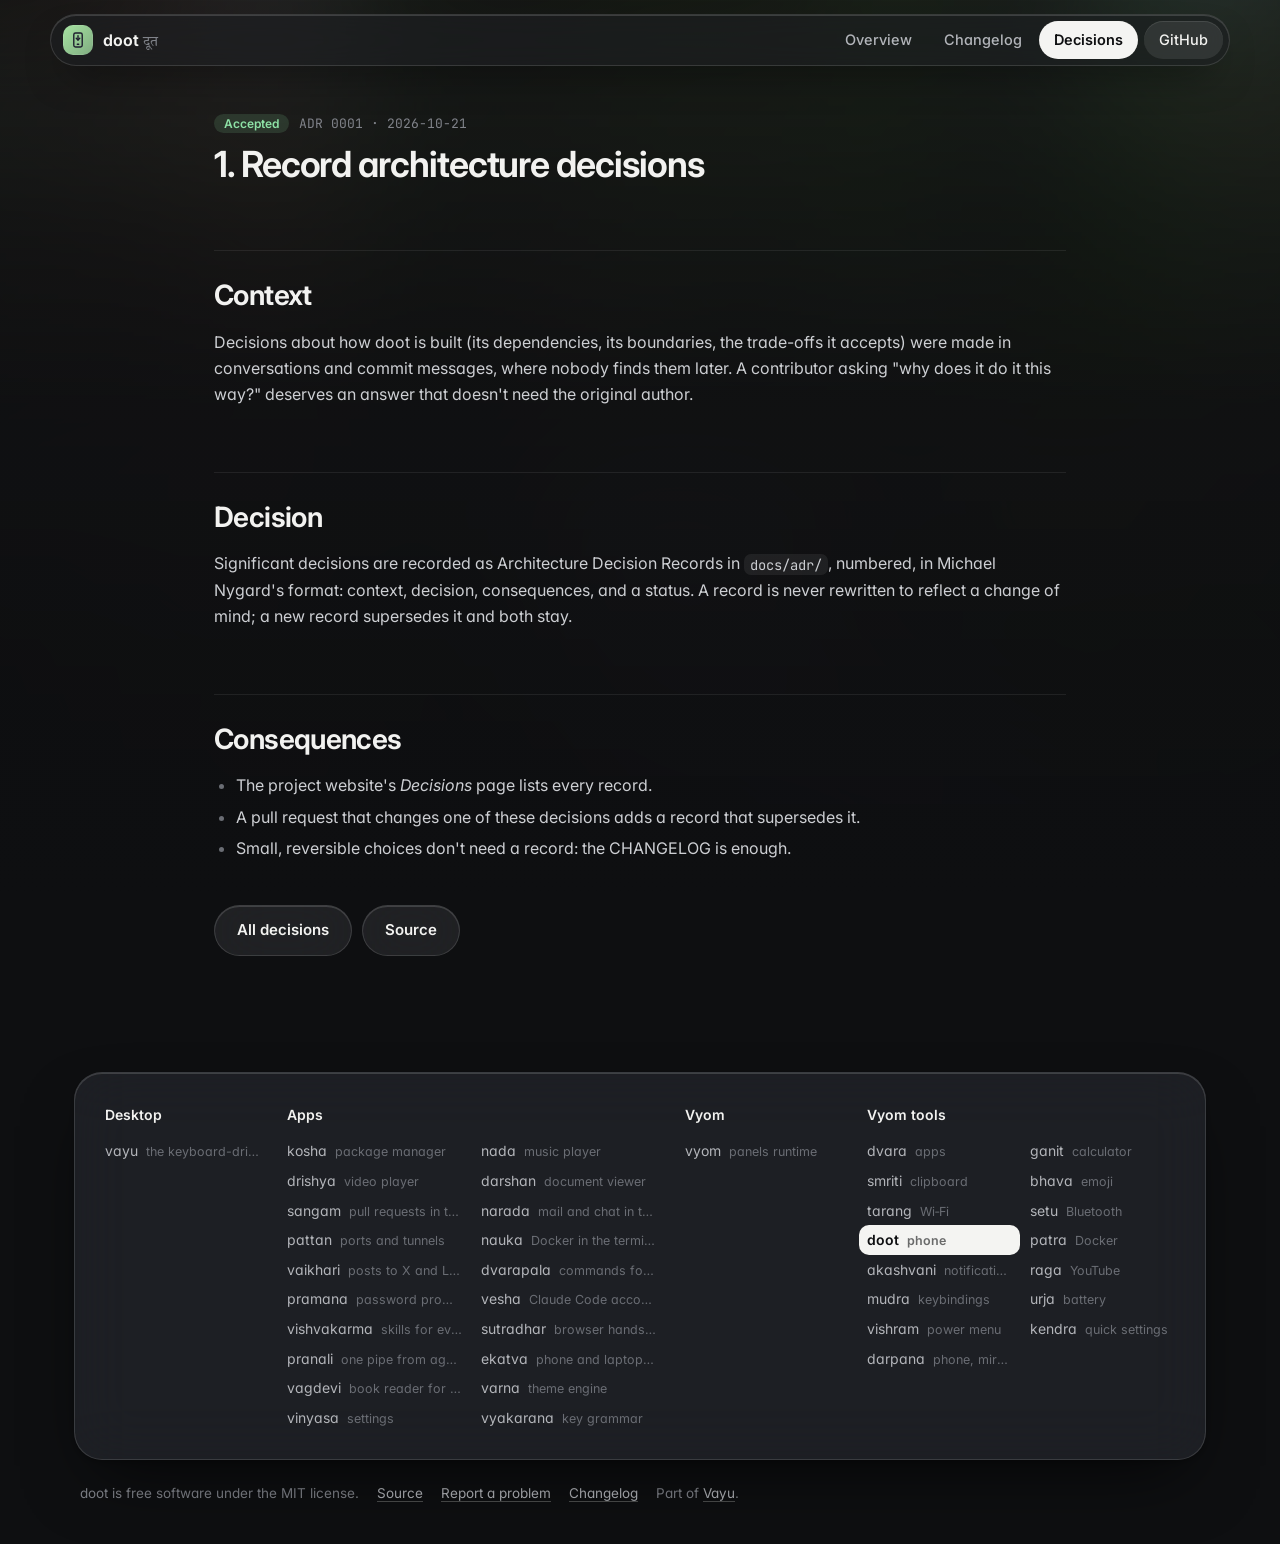
<file: docs/adr/0001-record-architecture-decisions.html>
<!doctype html>
<html lang="en">
<head>
<meta charset="utf-8">
<meta name="viewport" content="width=device-width, initial-scale=1">
<title>ADR 0001: 1. Record architecture decisions · doot</title>
<meta name="description" content="Your phone through KDE Connect: battery and signal at a glance, send files and the clipboard, ring, ping, browse, pair.">
<meta property="og:title" content="ADR 0001: 1. Record architecture decisions · doot">
<meta property="og:description" content="Your phone through KDE Connect: battery and signal at a glance, send files and the clipboard, ring, ping, browse, pair.">
<meta name="theme-color" content="#0e0f11">
<link rel="icon" href="../assets/logo.svg" type="image/svg+xml">
<link rel="preconnect" href="https://fonts.googleapis.com">
<link rel="preconnect" href="https://fonts.gstatic.com" crossorigin>
<link href="https://fonts.googleapis.com/css2?family=Inter:wght@400;500;600;700&family=JetBrains+Mono:wght@400;500;600&family=Tiro+Devanagari+Sanskrit&display=swap" rel="stylesheet">
<link rel="stylesheet" href="../assets/site.css">
<style>:root{--tool:#8ee2a6}.backdrop:before{background-image:url("../assets/screenshots/doot.webp")}</style>
</head>
<body class="sub">
<div class="backdrop" aria-hidden="true"></div>
<header class="top"><div class="in">
<a class="brand" href="../index.html"><img src="../assets/logo.svg" alt=""><span>doot <small>दूत</small></span></a>
<nav><a href="../index.html" class="">Overview</a><a href="../changelog.html" class="">Changelog</a><a href="../adr/index.html" class="on hide">Decisions</a><a class="gh" href="https://github.com/Theyashsawarkar/doot">GitHub</a></nav></div></header>

<div class="wrap solo"><article>
<p class="adrmeta"><span class="status accepted">Accepted</span> <span>ADR 0001 · 2026-10-21</span></p><h2 id="1-record-architecture-decisions"><a class="anchor" href="#1-record-architecture-decisions">#</a>1. Record architecture decisions</h2>
<h2 id="context"><a class="anchor" href="#context">#</a>Context</h2>
<p>Decisions about how doot is built (its dependencies, its boundaries, the trade-offs it accepts) were made in conversations and commit messages, where nobody finds them later. A contributor asking "why does it do it this way?" deserves an answer that doesn't need the original author.</p>
<h2 id="decision"><a class="anchor" href="#decision">#</a>Decision</h2>
<p>Significant decisions are recorded as Architecture Decision Records in <code>docs/adr/</code>, numbered, in Michael Nygard's format: context, decision, consequences, and a status. A record is never rewritten to reflect a change of mind; a new record supersedes it and both stay.</p>
<h2 id="consequences"><a class="anchor" href="#consequences">#</a>Consequences</h2>
<ul><li>The project website's <em>Decisions</em> page lists every record.</li><li>A pull request that changes one of these decisions adds a record that supersedes it.</li><li>Small, reversible choices don't need a record: the CHANGELOG is enough.</li></ul><p class="back"><a class="btn" href="index.html">All decisions</a><a class="btn" href="https://github.com/Theyashsawarkar/doot/blob/main/docs/adr/0001-record-architecture-decisions.md">Source</a></p>
</article></div>
<footer><div class="in glass"><div class=""><h4>Desktop</h4><div class="list"><a href="https://vayu.theyashsawarkar.dev/" class="">vayu <span>the keyboard-driven Wayland desktop</span></a></div></div><div class="g2"><h4>Apps</h4><div class="list"><a href="https://kosha.theyashsawarkar.dev/" class="">kosha <span>package manager</span></a><a href="https://nada.theyashsawarkar.dev/" class="">nada <span>music player</span></a><a href="https://drishya.theyashsawarkar.dev/" class="">drishya <span>video player</span></a><a href="https://darshan.theyashsawarkar.dev/" class="">darshan <span>document viewer</span></a><a href="https://sangam.theyashsawarkar.dev/" class="">sangam <span>pull requests in the terminal</span></a><a href="https://narada.theyashsawarkar.dev/" class="">narada <span>mail and chat in the terminal</span></a><a href="https://pattan.theyashsawarkar.dev/" class="">pattan <span>ports and tunnels</span></a><a href="https://nauka.theyashsawarkar.dev/" class="">nauka <span>Docker in the terminal</span></a><a href="https://vaikhari.theyashsawarkar.dev/" class="">vaikhari <span>posts to X and LinkedIn</span></a><a href="https://dvarapala.theyashsawarkar.dev/" class="">dvarapala <span>commands for AI agents, approved</span></a><a href="https://pramana.theyashsawarkar.dev/" class="">pramana <span>password prompts</span></a><a href="https://vesha.theyashsawarkar.dev/" class="">vesha <span>Claude Code accounts</span></a><a href="https://vishvakarma.theyashsawarkar.dev/" class="">vishvakarma <span>skills for every AI agent</span></a><a href="https://sutradhar.theyashsawarkar.dev/" class="">sutradhar <span>browser hands for AI agents</span></a><a href="https://pranali.theyashsawarkar.dev/" class="">pranali <span>one pipe from agents to tools</span></a><a href="https://ekatva.theyashsawarkar.dev/" class="">ekatva <span>phone and laptop, linked</span></a><a href="https://vagdevi.theyashsawarkar.dev/" class="">vagdevi <span>book reader for Android</span></a><a href="https://varna.theyashsawarkar.dev/" class="">varna <span>theme engine</span></a><a href="https://vinyasa.theyashsawarkar.dev/" class="">vinyasa <span>settings</span></a><a href="https://vyakarana.theyashsawarkar.dev/" class="">vyakarana <span>key grammar</span></a></div></div><div class=""><h4>Vyom</h4><div class="list"><a href="https://vyom.theyashsawarkar.dev/" class="">vyom <span>panels runtime</span></a></div></div><div class="g2"><h4>Vyom tools</h4><div class="list"><a href="https://dvara.theyashsawarkar.dev/" class="">dvara <span>apps</span></a><a href="https://ganit.theyashsawarkar.dev/" class="">ganit <span>calculator</span></a><a href="https://smriti.theyashsawarkar.dev/" class="">smriti <span>clipboard</span></a><a href="https://bhava.theyashsawarkar.dev/" class="">bhava <span>emoji</span></a><a href="https://tarang.theyashsawarkar.dev/" class="">tarang <span>Wi‑Fi</span></a><a href="https://setu.theyashsawarkar.dev/" class="">setu <span>Bluetooth</span></a><a href="https://doot.theyashsawarkar.dev/" class="me" aria-current="page">doot <span>phone</span></a><a href="https://patra.theyashsawarkar.dev/" class="">patra <span>Docker</span></a><a href="https://akashvani.theyashsawarkar.dev/" class="">akashvani <span>notifications</span></a><a href="https://raga.theyashsawarkar.dev/" class="">raga <span>YouTube</span></a><a href="https://mudra.theyashsawarkar.dev/" class="">mudra <span>keybindings</span></a><a href="https://urja.theyashsawarkar.dev/" class="">urja <span>battery</span></a><a href="https://vishram.theyashsawarkar.dev/" class="">vishram <span>power menu</span></a><a href="https://kendra.theyashsawarkar.dev/" class="">kendra <span>quick settings</span></a><a href="https://darpana.theyashsawarkar.dev/" class="">darpana <span>phone, mirrored</span></a></div></div></div>
<div class="bottom"><span>doot is free software under the MIT license.</span><a href="https://github.com/Theyashsawarkar/doot">Source</a><a href="https://github.com/Theyashsawarkar/doot/issues">Report a problem</a><a href="../changelog.html">Changelog</a><span>Part of <a href="https://vayu.theyashsawarkar.dev/">Vayu</a>.</span></div></footer>
<script>
document.querySelectorAll('pre.code').forEach(p=>{const b=document.createElement('button');b.className='copy';b.type='button';b.textContent='Copy';
b.onclick=()=>{navigator.clipboard.writeText(p.querySelector('code').innerText).then(()=>{b.textContent='Copied';b.classList.add('done');setTimeout(()=>{b.textContent='Copy';b.classList.remove('done')},1400)})};p.appendChild(b)});
const links=[...document.querySelectorAll('.toc a')];if(links.length){const hs=links.map(a=>document.getElementById(a.hash.slice(1))).filter(Boolean);
const on=()=>{let cur=hs[0];for(const h of hs){if(h.getBoundingClientRect().top<120)cur=h}links.forEach(a=>a.classList.toggle('on',cur&&a.hash==='#'+cur.id))};
addEventListener('scroll',on,{passive:true});on()}
</script>
</body>
</html>
</file>
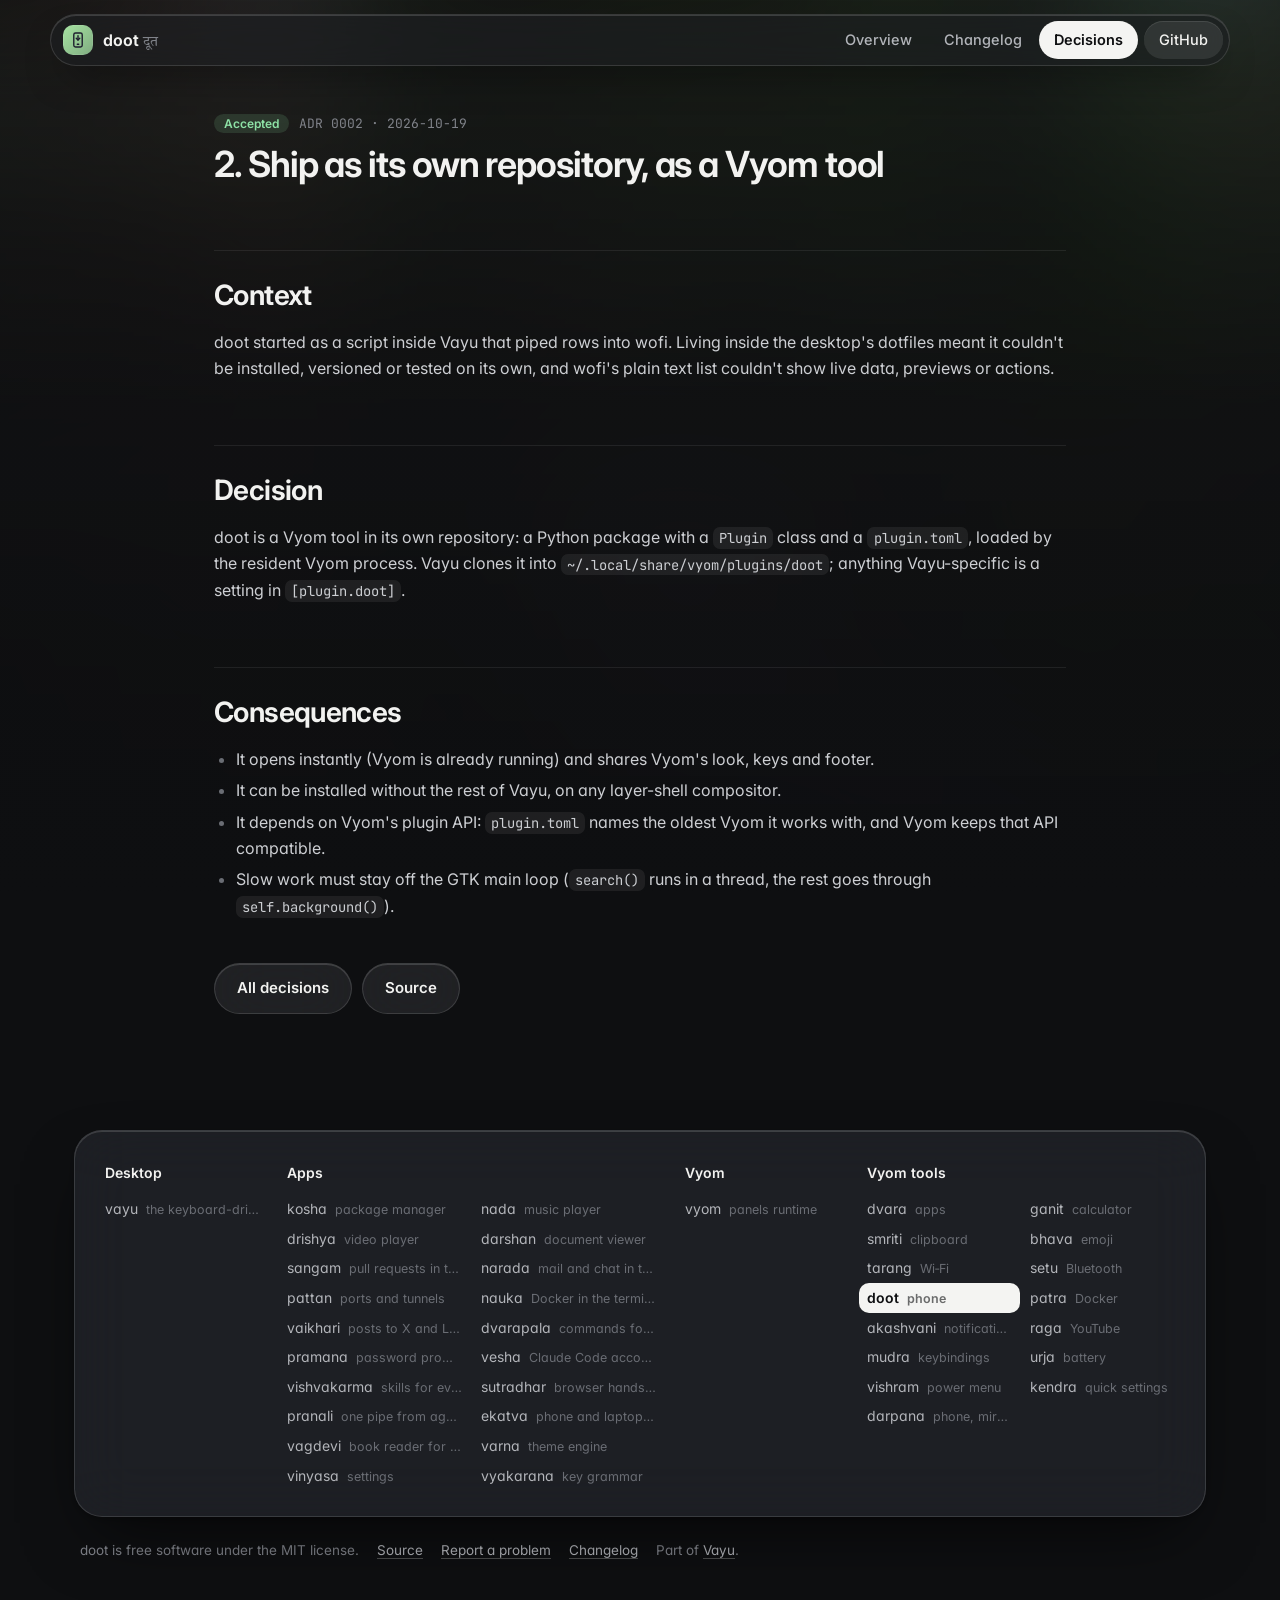
<file: docs/adr/0002-own-repository-as-a-vyom-tool.html>
<!doctype html>
<html lang="en">
<head>
<meta charset="utf-8">
<meta name="viewport" content="width=device-width, initial-scale=1">
<title>ADR 0002: 2. Ship as its own repository, as a Vyom tool · doot</title>
<meta name="description" content="Your phone through KDE Connect: battery and signal at a glance, send files and the clipboard, ring, ping, browse, pair.">
<meta property="og:title" content="ADR 0002: 2. Ship as its own repository, as a Vyom tool · doot">
<meta property="og:description" content="Your phone through KDE Connect: battery and signal at a glance, send files and the clipboard, ring, ping, browse, pair.">
<meta name="theme-color" content="#0e0f11">
<link rel="icon" href="../assets/logo.svg" type="image/svg+xml">
<link rel="preconnect" href="https://fonts.googleapis.com">
<link rel="preconnect" href="https://fonts.gstatic.com" crossorigin>
<link href="https://fonts.googleapis.com/css2?family=Inter:wght@400;500;600;700&family=JetBrains+Mono:wght@400;500;600&family=Tiro+Devanagari+Sanskrit&display=swap" rel="stylesheet">
<link rel="stylesheet" href="../assets/site.css">
<style>:root{--tool:#8ee2a6}.backdrop:before{background-image:url("../assets/screenshots/doot.webp")}</style>
</head>
<body class="sub">
<div class="backdrop" aria-hidden="true"></div>
<header class="top"><div class="in">
<a class="brand" href="../index.html"><img src="../assets/logo.svg" alt=""><span>doot <small>दूत</small></span></a>
<nav><a href="../index.html" class="">Overview</a><a href="../changelog.html" class="">Changelog</a><a href="../adr/index.html" class="on hide">Decisions</a><a class="gh" href="https://github.com/Theyashsawarkar/doot">GitHub</a></nav></div></header>

<div class="wrap solo"><article>
<p class="adrmeta"><span class="status accepted">Accepted</span> <span>ADR 0002 · 2026-10-19</span></p><h2 id="2-ship-as-its-own-repository-as-a-vyom-tool"><a class="anchor" href="#2-ship-as-its-own-repository-as-a-vyom-tool">#</a>2. Ship as its own repository, as a Vyom tool</h2>
<h2 id="context"><a class="anchor" href="#context">#</a>Context</h2>
<p>doot started as a script inside Vayu that piped rows into wofi. Living inside the desktop's dotfiles meant it couldn't be installed, versioned or tested on its own, and wofi's plain text list couldn't show live data, previews or actions.</p>
<h2 id="decision"><a class="anchor" href="#decision">#</a>Decision</h2>
<p>doot is a Vyom tool in its own repository: a Python package with a <code>Plugin</code> class and a <code>plugin.toml</code>, loaded by the resident Vyom process. Vayu clones it into <code>~/.local/share/vyom/plugins/doot</code>; anything Vayu-specific is a setting in <code>[plugin.doot]</code>.</p>
<h2 id="consequences"><a class="anchor" href="#consequences">#</a>Consequences</h2>
<ul><li>It opens instantly (Vyom is already running) and shares Vyom's look, keys and footer.</li><li>It can be installed without the rest of Vayu, on any layer-shell compositor.</li><li>It depends on Vyom's plugin API: <code>plugin.toml</code> names the oldest Vyom it works with, and Vyom keeps that API compatible.</li><li>Slow work must stay off the GTK main loop (<code>search()</code> runs in a thread, the rest goes through <code>self.background()</code>).</li></ul><p class="back"><a class="btn" href="index.html">All decisions</a><a class="btn" href="https://github.com/Theyashsawarkar/doot/blob/main/docs/adr/0002-own-repository-as-a-vyom-tool.md">Source</a></p>
</article></div>
<footer><div class="in glass"><div class=""><h4>Desktop</h4><div class="list"><a href="https://vayu.theyashsawarkar.dev/" class="">vayu <span>the keyboard-driven Wayland desktop</span></a></div></div><div class="g2"><h4>Apps</h4><div class="list"><a href="https://kosha.theyashsawarkar.dev/" class="">kosha <span>package manager</span></a><a href="https://nada.theyashsawarkar.dev/" class="">nada <span>music player</span></a><a href="https://drishya.theyashsawarkar.dev/" class="">drishya <span>video player</span></a><a href="https://darshan.theyashsawarkar.dev/" class="">darshan <span>document viewer</span></a><a href="https://sangam.theyashsawarkar.dev/" class="">sangam <span>pull requests in the terminal</span></a><a href="https://narada.theyashsawarkar.dev/" class="">narada <span>mail and chat in the terminal</span></a><a href="https://pattan.theyashsawarkar.dev/" class="">pattan <span>ports and tunnels</span></a><a href="https://nauka.theyashsawarkar.dev/" class="">nauka <span>Docker in the terminal</span></a><a href="https://vaikhari.theyashsawarkar.dev/" class="">vaikhari <span>posts to X and LinkedIn</span></a><a href="https://dvarapala.theyashsawarkar.dev/" class="">dvarapala <span>commands for AI agents, approved</span></a><a href="https://pramana.theyashsawarkar.dev/" class="">pramana <span>password prompts</span></a><a href="https://vesha.theyashsawarkar.dev/" class="">vesha <span>Claude Code accounts</span></a><a href="https://vishvakarma.theyashsawarkar.dev/" class="">vishvakarma <span>skills for every AI agent</span></a><a href="https://sutradhar.theyashsawarkar.dev/" class="">sutradhar <span>browser hands for AI agents</span></a><a href="https://pranali.theyashsawarkar.dev/" class="">pranali <span>one pipe from agents to tools</span></a><a href="https://ekatva.theyashsawarkar.dev/" class="">ekatva <span>phone and laptop, linked</span></a><a href="https://vagdevi.theyashsawarkar.dev/" class="">vagdevi <span>book reader for Android</span></a><a href="https://varna.theyashsawarkar.dev/" class="">varna <span>theme engine</span></a><a href="https://vinyasa.theyashsawarkar.dev/" class="">vinyasa <span>settings</span></a><a href="https://vyakarana.theyashsawarkar.dev/" class="">vyakarana <span>key grammar</span></a></div></div><div class=""><h4>Vyom</h4><div class="list"><a href="https://vyom.theyashsawarkar.dev/" class="">vyom <span>panels runtime</span></a></div></div><div class="g2"><h4>Vyom tools</h4><div class="list"><a href="https://dvara.theyashsawarkar.dev/" class="">dvara <span>apps</span></a><a href="https://ganit.theyashsawarkar.dev/" class="">ganit <span>calculator</span></a><a href="https://smriti.theyashsawarkar.dev/" class="">smriti <span>clipboard</span></a><a href="https://bhava.theyashsawarkar.dev/" class="">bhava <span>emoji</span></a><a href="https://tarang.theyashsawarkar.dev/" class="">tarang <span>Wi‑Fi</span></a><a href="https://setu.theyashsawarkar.dev/" class="">setu <span>Bluetooth</span></a><a href="https://doot.theyashsawarkar.dev/" class="me" aria-current="page">doot <span>phone</span></a><a href="https://patra.theyashsawarkar.dev/" class="">patra <span>Docker</span></a><a href="https://akashvani.theyashsawarkar.dev/" class="">akashvani <span>notifications</span></a><a href="https://raga.theyashsawarkar.dev/" class="">raga <span>YouTube</span></a><a href="https://mudra.theyashsawarkar.dev/" class="">mudra <span>keybindings</span></a><a href="https://urja.theyashsawarkar.dev/" class="">urja <span>battery</span></a><a href="https://vishram.theyashsawarkar.dev/" class="">vishram <span>power menu</span></a><a href="https://kendra.theyashsawarkar.dev/" class="">kendra <span>quick settings</span></a><a href="https://darpana.theyashsawarkar.dev/" class="">darpana <span>phone, mirrored</span></a></div></div></div>
<div class="bottom"><span>doot is free software under the MIT license.</span><a href="https://github.com/Theyashsawarkar/doot">Source</a><a href="https://github.com/Theyashsawarkar/doot/issues">Report a problem</a><a href="../changelog.html">Changelog</a><span>Part of <a href="https://vayu.theyashsawarkar.dev/">Vayu</a>.</span></div></footer>
<script>
document.querySelectorAll('pre.code').forEach(p=>{const b=document.createElement('button');b.className='copy';b.type='button';b.textContent='Copy';
b.onclick=()=>{navigator.clipboard.writeText(p.querySelector('code').innerText).then(()=>{b.textContent='Copied';b.classList.add('done');setTimeout(()=>{b.textContent='Copy';b.classList.remove('done')},1400)})};p.appendChild(b)});
const links=[...document.querySelectorAll('.toc a')];if(links.length){const hs=links.map(a=>document.getElementById(a.hash.slice(1))).filter(Boolean);
const on=()=>{let cur=hs[0];for(const h of hs){if(h.getBoundingClientRect().top<120)cur=h}links.forEach(a=>a.classList.toggle('on',cur&&a.hash==='#'+cur.id))};
addEventListener('scroll',on,{passive:true});on()}
</script>
</body>
</html>
</file>
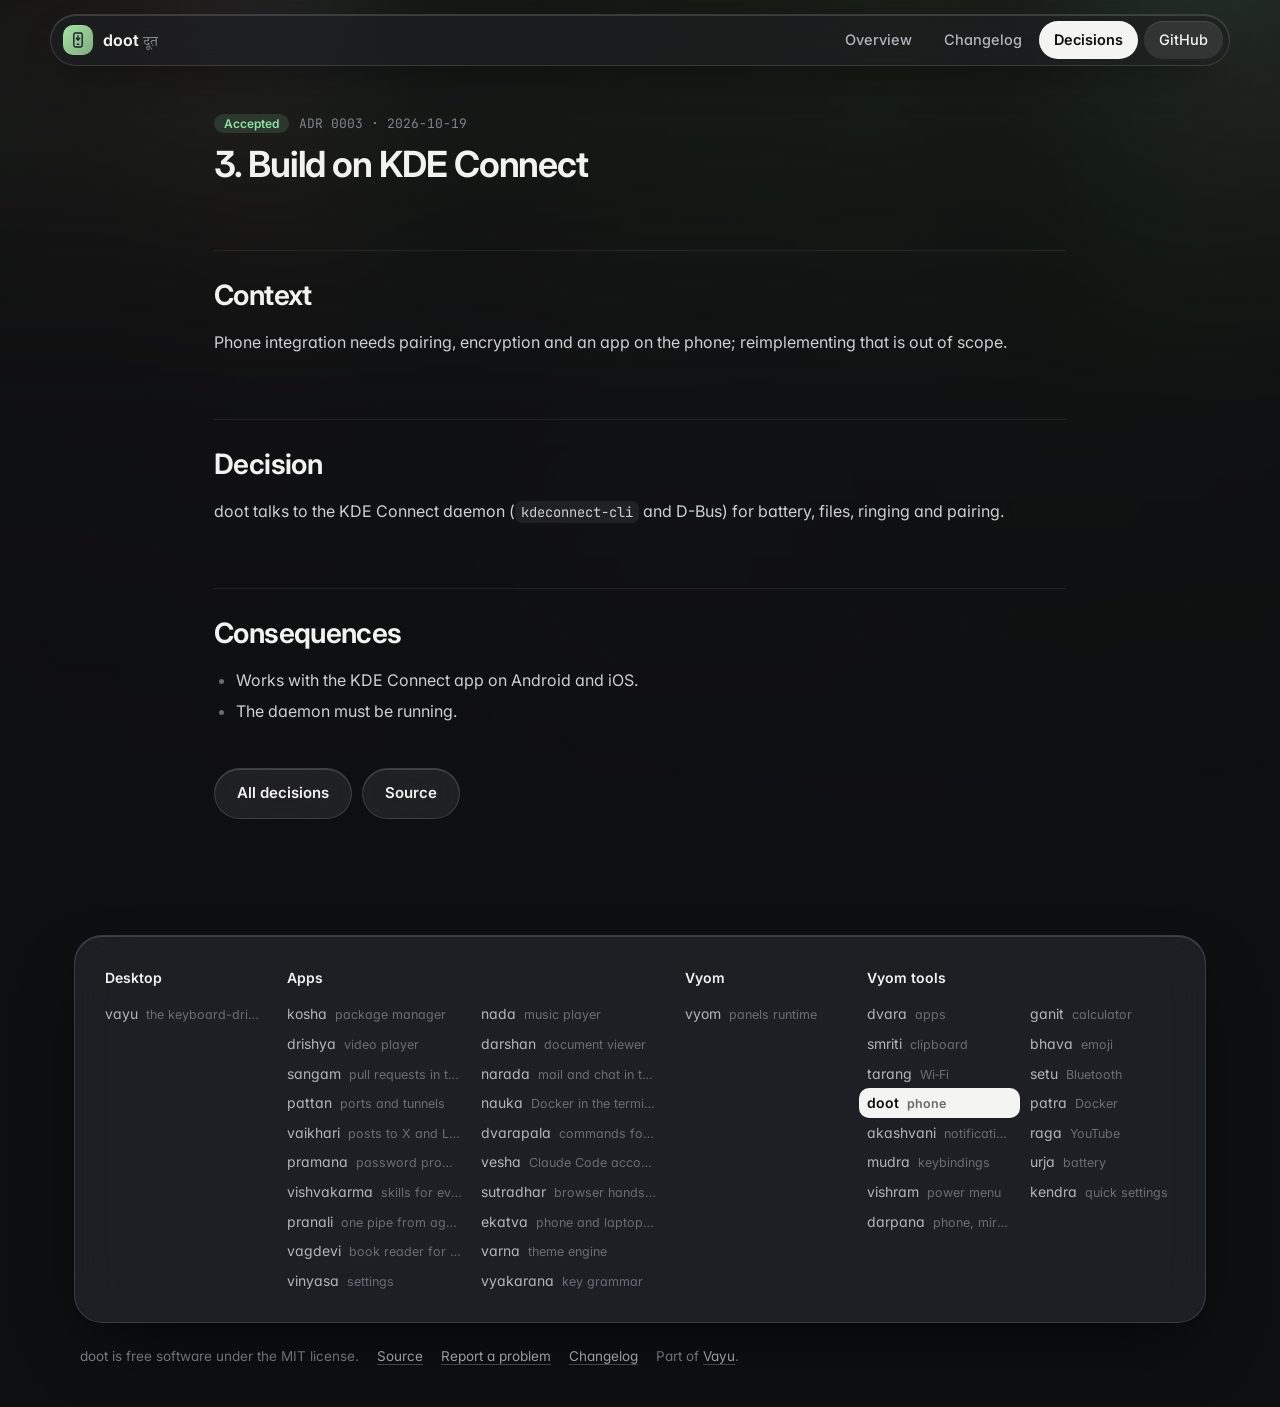
<file: docs/adr/0003-kde-connect.html>
<!doctype html>
<html lang="en">
<head>
<meta charset="utf-8">
<meta name="viewport" content="width=device-width, initial-scale=1">
<title>ADR 0003: 3. Build on KDE Connect · doot</title>
<meta name="description" content="Your phone through KDE Connect: battery and signal at a glance, send files and the clipboard, ring, ping, browse, pair.">
<meta property="og:title" content="ADR 0003: 3. Build on KDE Connect · doot">
<meta property="og:description" content="Your phone through KDE Connect: battery and signal at a glance, send files and the clipboard, ring, ping, browse, pair.">
<meta name="theme-color" content="#0e0f11">
<link rel="icon" href="../assets/logo.svg" type="image/svg+xml">
<link rel="preconnect" href="https://fonts.googleapis.com">
<link rel="preconnect" href="https://fonts.gstatic.com" crossorigin>
<link href="https://fonts.googleapis.com/css2?family=Inter:wght@400;500;600;700&family=JetBrains+Mono:wght@400;500;600&family=Tiro+Devanagari+Sanskrit&display=swap" rel="stylesheet">
<link rel="stylesheet" href="../assets/site.css">
<style>:root{--tool:#8ee2a6}.backdrop:before{background-image:url("../assets/screenshots/doot.webp")}</style>
</head>
<body class="sub">
<div class="backdrop" aria-hidden="true"></div>
<header class="top"><div class="in">
<a class="brand" href="../index.html"><img src="../assets/logo.svg" alt=""><span>doot <small>दूत</small></span></a>
<nav><a href="../index.html" class="">Overview</a><a href="../changelog.html" class="">Changelog</a><a href="../adr/index.html" class="on hide">Decisions</a><a class="gh" href="https://github.com/Theyashsawarkar/doot">GitHub</a></nav></div></header>

<div class="wrap solo"><article>
<p class="adrmeta"><span class="status accepted">Accepted</span> <span>ADR 0003 · 2026-10-19</span></p><h2 id="3-build-on-kde-connect"><a class="anchor" href="#3-build-on-kde-connect">#</a>3. Build on KDE Connect</h2>
<h2 id="context"><a class="anchor" href="#context">#</a>Context</h2>
<p>Phone integration needs pairing, encryption and an app on the phone; reimplementing that is out of scope.</p>
<h2 id="decision"><a class="anchor" href="#decision">#</a>Decision</h2>
<p>doot talks to the KDE Connect daemon (<code>kdeconnect-cli</code> and D-Bus) for battery, files, ringing and pairing.</p>
<h2 id="consequences"><a class="anchor" href="#consequences">#</a>Consequences</h2>
<ul><li>Works with the KDE Connect app on Android and iOS.</li><li>The daemon must be running.</li></ul><p class="back"><a class="btn" href="index.html">All decisions</a><a class="btn" href="https://github.com/Theyashsawarkar/doot/blob/main/docs/adr/0003-kde-connect.md">Source</a></p>
</article></div>
<footer><div class="in glass"><div class=""><h4>Desktop</h4><div class="list"><a href="https://vayu.theyashsawarkar.dev/" class="">vayu <span>the keyboard-driven Wayland desktop</span></a></div></div><div class="g2"><h4>Apps</h4><div class="list"><a href="https://kosha.theyashsawarkar.dev/" class="">kosha <span>package manager</span></a><a href="https://nada.theyashsawarkar.dev/" class="">nada <span>music player</span></a><a href="https://drishya.theyashsawarkar.dev/" class="">drishya <span>video player</span></a><a href="https://darshan.theyashsawarkar.dev/" class="">darshan <span>document viewer</span></a><a href="https://sangam.theyashsawarkar.dev/" class="">sangam <span>pull requests in the terminal</span></a><a href="https://narada.theyashsawarkar.dev/" class="">narada <span>mail and chat in the terminal</span></a><a href="https://pattan.theyashsawarkar.dev/" class="">pattan <span>ports and tunnels</span></a><a href="https://nauka.theyashsawarkar.dev/" class="">nauka <span>Docker in the terminal</span></a><a href="https://vaikhari.theyashsawarkar.dev/" class="">vaikhari <span>posts to X and LinkedIn</span></a><a href="https://dvarapala.theyashsawarkar.dev/" class="">dvarapala <span>commands for AI agents, approved</span></a><a href="https://pramana.theyashsawarkar.dev/" class="">pramana <span>password prompts</span></a><a href="https://vesha.theyashsawarkar.dev/" class="">vesha <span>Claude Code accounts</span></a><a href="https://vishvakarma.theyashsawarkar.dev/" class="">vishvakarma <span>skills for every AI agent</span></a><a href="https://sutradhar.theyashsawarkar.dev/" class="">sutradhar <span>browser hands for AI agents</span></a><a href="https://pranali.theyashsawarkar.dev/" class="">pranali <span>one pipe from agents to tools</span></a><a href="https://ekatva.theyashsawarkar.dev/" class="">ekatva <span>phone and laptop, linked</span></a><a href="https://vagdevi.theyashsawarkar.dev/" class="">vagdevi <span>book reader for Android</span></a><a href="https://varna.theyashsawarkar.dev/" class="">varna <span>theme engine</span></a><a href="https://vinyasa.theyashsawarkar.dev/" class="">vinyasa <span>settings</span></a><a href="https://vyakarana.theyashsawarkar.dev/" class="">vyakarana <span>key grammar</span></a></div></div><div class=""><h4>Vyom</h4><div class="list"><a href="https://vyom.theyashsawarkar.dev/" class="">vyom <span>panels runtime</span></a></div></div><div class="g2"><h4>Vyom tools</h4><div class="list"><a href="https://dvara.theyashsawarkar.dev/" class="">dvara <span>apps</span></a><a href="https://ganit.theyashsawarkar.dev/" class="">ganit <span>calculator</span></a><a href="https://smriti.theyashsawarkar.dev/" class="">smriti <span>clipboard</span></a><a href="https://bhava.theyashsawarkar.dev/" class="">bhava <span>emoji</span></a><a href="https://tarang.theyashsawarkar.dev/" class="">tarang <span>Wi‑Fi</span></a><a href="https://setu.theyashsawarkar.dev/" class="">setu <span>Bluetooth</span></a><a href="https://doot.theyashsawarkar.dev/" class="me" aria-current="page">doot <span>phone</span></a><a href="https://patra.theyashsawarkar.dev/" class="">patra <span>Docker</span></a><a href="https://akashvani.theyashsawarkar.dev/" class="">akashvani <span>notifications</span></a><a href="https://raga.theyashsawarkar.dev/" class="">raga <span>YouTube</span></a><a href="https://mudra.theyashsawarkar.dev/" class="">mudra <span>keybindings</span></a><a href="https://urja.theyashsawarkar.dev/" class="">urja <span>battery</span></a><a href="https://vishram.theyashsawarkar.dev/" class="">vishram <span>power menu</span></a><a href="https://kendra.theyashsawarkar.dev/" class="">kendra <span>quick settings</span></a><a href="https://darpana.theyashsawarkar.dev/" class="">darpana <span>phone, mirrored</span></a></div></div></div>
<div class="bottom"><span>doot is free software under the MIT license.</span><a href="https://github.com/Theyashsawarkar/doot">Source</a><a href="https://github.com/Theyashsawarkar/doot/issues">Report a problem</a><a href="../changelog.html">Changelog</a><span>Part of <a href="https://vayu.theyashsawarkar.dev/">Vayu</a>.</span></div></footer>
<script>
document.querySelectorAll('pre.code').forEach(p=>{const b=document.createElement('button');b.className='copy';b.type='button';b.textContent='Copy';
b.onclick=()=>{navigator.clipboard.writeText(p.querySelector('code').innerText).then(()=>{b.textContent='Copied';b.classList.add('done');setTimeout(()=>{b.textContent='Copy';b.classList.remove('done')},1400)})};p.appendChild(b)});
const links=[...document.querySelectorAll('.toc a')];if(links.length){const hs=links.map(a=>document.getElementById(a.hash.slice(1))).filter(Boolean);
const on=()=>{let cur=hs[0];for(const h of hs){if(h.getBoundingClientRect().top<120)cur=h}links.forEach(a=>a.classList.toggle('on',cur&&a.hash==='#'+cur.id))};
addEventListener('scroll',on,{passive:true});on()}
</script>
</body>
</html>
</file>
<file: docs/assets/site.css>
/* Vayu's Spatial look (the same as vayu.theyashsawarkar.dev): graphite
   glass floating over the tool's own screenshot, blurred far out of focus;
   very round; where you are is a near-white pill or brighter glass; no
   glows; colour only where it means something. The tool's own colour
   (--tool) is only its signature: the release dots. */
:root{--crust:#0e0f11;--mantle:#141518;--base:#1b1c20;--s0:#2a2c31;--s1:#3a3c42;--ov0:#6a6d74;--ov1:#80838a;
--sub0:#b3b5ba;--sub1:#cdcfd3;--text:#f2f2f0;--accent:#f4f4f2;--green:#8ee2a6;--peach:#f7b07d;--red:#ff9389;--blue:#93c4ff;--yellow:#f3d47f;
--glass:rgba(52,54,60,.44);--hi:rgba(255,255,255,.09);--rim:rgba(255,255,255,.13);--lit:inset 0 1px 0 rgba(255,255,255,.15);
--float:0 30px 70px -24px rgba(0,0,0,.7),0 2px 6px rgba(0,0,0,.25);--blur:blur(28px) saturate(160%);
--ui:"Inter","Adwaita Sans",system-ui,sans-serif;--mono:"JetBrains Mono","JetBrainsMono Nerd Font",ui-monospace,monospace;
--sa:"Tiro Devanagari Sanskrit","Noto Serif Devanagari",serif;color-scheme:dark}
*{box-sizing:border-box}html{scroll-behavior:smooth;scroll-padding-top:96px}
body{margin:0;min-height:100vh;background:var(--crust);color:var(--text);font:16px/1.65 var(--ui);-webkit-font-smoothing:antialiased;font-feature-settings:"cv11","ss01"}
/* the backdrop: the tool's screenshot, out of focus, fading to graphite */
.backdrop{position:fixed;inset:0;z-index:-1;overflow:hidden;pointer-events:none}
.backdrop:before{content:"";position:absolute;inset:-12%;background:center/cover no-repeat;filter:blur(64px) saturate(1.25) brightness(.62);transform:translateZ(0)}
.backdrop:after{content:"";position:absolute;inset:0;background:linear-gradient(to bottom,rgba(14,15,17,.25),rgba(14,15,17,.8) 60%,var(--crust))}
.backdrop.none:before{background:radial-gradient(60% 50% at 50% 0%,color-mix(in srgb,var(--tool) 22%,transparent),transparent 70%);filter:none}
.sub .backdrop:after{background:linear-gradient(to bottom,rgba(14,15,17,.55),rgba(14,15,17,.93) 45%,var(--crust))}
a{color:var(--accent);text-decoration:underline;text-decoration-color:rgba(244,244,242,.3);text-underline-offset:3px}
a:hover{text-decoration-color:currentColor}
code{font:.86em var(--mono);background:rgba(255,255,255,.07);padding:.14em .45em;border-radius:7px;color:var(--sub1)}
kbd{display:inline-block;min-width:1.7em;padding:.05em .45em;font:500 .8em/1.6 var(--mono);text-align:center;color:var(--text);background:rgba(255,255,255,.08);border:1px solid rgba(255,255,255,.14);border-bottom-width:2px;border-radius:8px}
img{max-width:100%;height:auto}
:focus-visible{outline:2px solid var(--accent);outline-offset:3px;border-radius:10px}
.glass{background:var(--glass);-webkit-backdrop-filter:var(--blur);backdrop-filter:var(--blur);border:1px solid var(--rim);box-shadow:var(--lit),var(--float)}
/* nav: a floating glass capsule; the page you're on is the near-white pill */
.top{position:sticky;top:0;z-index:20;padding:14px 24px 0}
.top .in{max-width:1180px;margin:0 auto;padding:6px 6px 6px 10px;display:flex;align-items:center;gap:18px;border-radius:999px;
background:rgba(30,31,35,.62);-webkit-backdrop-filter:var(--blur);backdrop-filter:var(--blur);border:1px solid var(--rim);box-shadow:var(--lit),0 18px 40px -18px rgba(0,0,0,.7)}
.brand{display:flex;align-items:center;gap:10px;font-weight:650;font-size:16px;color:var(--text);text-decoration:none;padding:2px 6px 2px 2px;border-radius:999px}
.brand img{width:30px;height:30px;border-radius:10px}.brand small{font:400 14px var(--sa);color:var(--ov1)}
.top nav{display:flex;gap:2px;margin-left:auto}
.top nav a{color:var(--sub0);padding:7px 15px;border-radius:999px;font-size:14.5px;font-weight:500;text-decoration:none;white-space:nowrap;transition:background-color .15s,color .15s}
.top nav a:hover{background:rgba(255,255,255,.08);color:var(--text)}
.top nav a.on{background:var(--accent);color:var(--crust);font-weight:600}
.top nav a.gh{color:var(--text);background:rgba(255,255,255,.09);box-shadow:inset 0 1px 0 rgba(255,255,255,.1);margin-left:4px}.top nav a.gh:hover{background:rgba(255,255,255,.15)}
/* hero: the logo, the name, the verse, then the tool itself */
.hero{max-width:860px;margin:0 auto;padding:76px 24px 0;text-align:center}
.hero .logo{width:104px;height:104px;border-radius:28px;box-shadow:0 26px 50px -18px rgba(0,0,0,.8),0 0 0 1px rgba(255,255,255,.08)}
.hero h1{font-size:clamp(46px,7vw,76px);line-height:1;margin:26px 0 10px;letter-spacing:-.04em;font-weight:700}
.hero .sa{font-size:16px;color:var(--sub0)}.hero .sa b{font:400 21px var(--sa);color:var(--sub1);margin-right:6px}.hero .sa i{font-style:normal;color:var(--ov1)}
.hero p.lead{font-size:19.5px;line-height:1.55;color:var(--sub1);max-width:34em;margin:22px auto 0;text-wrap:pretty}
.hero .shloka{margin:34px auto 0;max-width:600px}
.hero .shloka p{margin:0;font:400 21px/1.55 var(--sa);color:var(--text)}
.hero .shloka figcaption{margin-top:10px;font-size:14.5px;color:var(--sub0);text-wrap:pretty}.hero .shloka cite{display:block;margin-top:2px;color:var(--ov1);font-style:normal;font-size:13px}
.cta{display:flex;gap:10px;flex-wrap:wrap;justify-content:center;margin-top:32px}
.btn{display:inline-flex;align-items:center;gap:8px;padding:12px 22px;border-radius:999px;font-weight:600;font-size:15px;color:var(--text);
background:rgba(255,255,255,.08);border:1px solid var(--rim);box-shadow:var(--lit);-webkit-backdrop-filter:var(--blur);backdrop-filter:var(--blur);text-decoration:none;transition:background-color .15s}
.btn:hover{background:rgba(255,255,255,.14)}
.btn.primary{background:var(--accent);color:var(--crust);border-color:transparent;box-shadow:0 10px 30px -12px rgba(0,0,0,.6)}.btn.primary:hover{background:#fff}
.meta{display:flex;gap:6px;flex-wrap:wrap;justify-content:center;margin-top:20px;font-size:13.5px;color:var(--ov1)}
.meta span{padding:4px 12px;border-radius:999px;border:1px solid rgba(255,255,255,.09)}.meta b{color:var(--sub1);font-weight:600}
.shot{max-width:1180px;margin:56px auto 0;padding:0 24px;display:flex;gap:22px;justify-content:center;align-items:flex-start}
.shot img{display:block;border-radius:26px;border:1px solid var(--rim);background:var(--base);box-shadow:0 0 0 6px rgba(255,255,255,.04),0 50px 110px -30px rgba(0,0,0,.85)}
.shot.many img{flex:1 1 0;min-width:0;max-width:300px;border-radius:30px}
.shot figcaption{display:none}
/* layout: a glass "On this page" panel beside the article */
.wrap{max-width:1180px;margin:0 auto;padding:72px 24px 40px;display:grid;grid-template-columns:240px minmax(0,1fr);gap:56px}
.sub .wrap{padding-top:48px}
.wrap.solo{grid-template-columns:minmax(0,1fr);max-width:900px}.wrap.solo article{max-width:none}
.adrmeta+h2{border-top:0;padding-top:0;margin-top:10px;font-size:36px;letter-spacing:-.03em}
article>h2:first-child{font-size:36px;letter-spacing:-.03em}
.toc{position:sticky;top:92px;align-self:start;max-height:calc(100vh - 112px);overflow:auto;scrollbar-width:thin;scrollbar-color:rgba(255,255,255,.15) transparent;
padding:14px 8px 10px;border-radius:24px;background:rgba(30,31,35,.6);-webkit-backdrop-filter:var(--blur);backdrop-filter:var(--blur);border:1px solid var(--rim);box-shadow:var(--lit),0 24px 50px -24px rgba(0,0,0,.7)}
.toc:empty{display:none}
.toc b{display:block;font-size:13px;font-weight:600;color:var(--ov1);margin:0 12px 6px}
.toc a{display:block;color:var(--sub0);padding:6px 12px;border-radius:14px;font-size:13.5px;line-height:1.4;text-decoration:none;transition:background-color .15s,color .15s}
.toc a.l3{padding:4px 12px 4px 24px;font-size:12.5px;color:var(--ov1)}
.toc a:hover{color:var(--text);background:rgba(255,255,255,.06)}
.toc a.on{color:var(--text);background:rgba(255,255,255,.11);box-shadow:inset 0 1px 0 rgba(255,255,255,.12),inset 0 0 0 1px rgba(255,255,255,.08)}
article{min-width:0;max-width:820px}
article h2{font-size:28px;line-height:1.2;letter-spacing:-.022em;margin:64px 0 14px;padding-top:28px;border-top:1px solid rgba(255,255,255,.08);font-weight:650}
article>h2:first-child,article>section:first-child h2{margin-top:0;padding-top:0;border-top:0}
article h3{font-size:19px;margin:34px 0 10px;font-weight:600;letter-spacing:-.01em}article h4{font-size:16px;margin:24px 0 8px;color:var(--sub1)}
article p,article li{color:var(--sub1);overflow-wrap:anywhere}article strong{color:var(--text);font-weight:600}
article .anchor{opacity:0;margin-left:-22px;width:22px;display:inline-block;color:var(--ov0);text-decoration:none}
article h2:hover .anchor,article h3:hover .anchor{opacity:1}
article ul,article ol{padding-left:22px}article li{margin:5px 0}article li::marker{color:var(--ov0)}
article img{border-radius:22px;border:1px solid var(--rim);box-shadow:0 30px 70px -28px rgba(0,0,0,.85)}
article p[align=center]{text-align:center}article p[align=center] img{margin:6px 0}
article blockquote{margin:22px 0;padding:14px 20px;background:rgba(255,255,255,.04);border:1px solid rgba(255,255,255,.08);box-shadow:inset 0 1px 0 rgba(255,255,255,.06);border-radius:20px}
article blockquote p{margin:.2em 0;color:var(--sub0)}
pre.code{position:relative;background:rgba(10,11,13,.6);border:1px solid rgba(255,255,255,.08);border-radius:18px;padding:18px 20px;overflow:auto;font:13.5px/1.65 var(--mono);color:var(--sub1)}
pre.code code{background:none;padding:0;font-size:inherit;color:inherit}
pre.code .copy{position:absolute;top:10px;right:10px;font:600 12.5px var(--ui);padding:5px 13px;border-radius:999px;border:1px solid rgba(255,255,255,.12);background:rgba(255,255,255,.08);color:var(--sub1);cursor:pointer;opacity:0;transition:opacity .15s,background-color .15s}
pre.code:hover .copy,pre.code .copy:focus-visible{opacity:1}pre.code .copy:hover{background:var(--accent);color:var(--crust)}
pre.code .copy.done{background:var(--green);color:var(--crust);border-color:transparent;opacity:1}
.table{overflow:auto;margin:18px 0 22px;border:1px solid rgba(255,255,255,.09);border-radius:20px;background:rgba(255,255,255,.035)}
table{border-collapse:collapse;width:100%;font-size:14.5px}
th{text-align:left;color:var(--ov1);font-size:13px;font-weight:600;padding:12px 16px;border-bottom:1px solid rgba(255,255,255,.08);white-space:nowrap}
td{padding:11px 16px;border-top:1px solid rgba(255,255,255,.05);color:var(--sub1);vertical-align:top}tbody tr:first-child td{border-top:0}
td code{white-space:nowrap}
/* changelog: each release a glass card on a thread */
.release{position:relative;margin:0 0 18px 22px;padding:22px 26px 10px;border-radius:24px;background:rgba(255,255,255,.035);border:1px solid rgba(255,255,255,.08);box-shadow:inset 0 1px 0 rgba(255,255,255,.07)}
.release:before{content:"";position:absolute;left:-23px;top:0;bottom:-18px;width:1px;background:rgba(255,255,255,.1)}
.release:after{content:"";position:absolute;left:-28px;top:30px;width:11px;height:11px;border-radius:50%;background:var(--tool);box-shadow:0 0 0 4px var(--crust)}
.release:last-child:before{bottom:auto;height:30px}
.release h2{margin:0 0 6px;padding:0;border:0;font-size:22px;display:flex;align-items:baseline;flex-wrap:wrap;gap:4px 12px}
.release h2 .date{font:500 13.5px var(--mono);color:var(--ov1)}
.release .tag{font:600 12.5px var(--ui);padding:3px 11px;border-radius:999px;background:rgba(255,255,255,.08);color:var(--sub1);text-decoration:none;margin-left:auto}
.release .tag:hover{background:rgba(255,255,255,.14);color:var(--text)}
.release h3{font-size:15px;color:var(--sub0);margin:18px 0 6px}
/* decisions */
.cards{display:grid;grid-template-columns:repeat(auto-fill,minmax(min(300px,100%),1fr));gap:14px;margin:22px 0}
.card{display:block;background:rgba(255,255,255,.04);border:1px solid rgba(255,255,255,.09);box-shadow:inset 0 1px 0 rgba(255,255,255,.07);border-radius:24px;padding:20px 22px;color:var(--text);text-decoration:none;transition:background-color .15s,border-color .15s}
.card:hover{background:var(--hi);border-color:rgba(255,255,255,.18)}
.card .n{font:500 12.5px var(--mono);color:var(--ov1);display:flex;gap:8px;align-items:center}.card h3{margin:10px 0 6px;font-size:17px;line-height:1.35}.card p{margin:0;color:var(--sub0);font-size:14px}
.status{display:inline-block;font:600 12px var(--ui);padding:2px 10px;border-radius:999px;background:rgba(142,226,166,.14);color:var(--green)}
.status.superseded,.status.deprecated{background:rgba(247,176,125,.14);color:var(--peach)}.status.proposed{background:rgba(147,196,255,.14);color:var(--blue)}
.adrmeta{display:flex;gap:10px;align-items:center;font:13px var(--mono);color:var(--ov1);margin:0 0 6px}
.back{display:flex;gap:10px;margin-top:44px}.back a{text-decoration:none}
/* footer: the family, in one glass panel */
footer{max-width:1180px;margin:60px auto 0;padding:0 24px 40px}
footer .in{display:grid;grid-template-columns:1fr 2.4fr 1fr 2fr;gap:28px;padding:30px 30px 26px;border-radius:28px}
footer h4{margin:0 0 10px;font-size:14px;font-weight:600;color:var(--text)}
footer .list{display:grid;gap:0 18px}footer .g2 .list{grid-template-columns:1fr 1fr}
footer a{display:flex;gap:8px;align-items:baseline;color:var(--sub0);font-size:14px;padding:3px 8px;margin:0 -8px;border-radius:10px;text-decoration:none;min-width:0}
footer a:hover{color:var(--text);background:rgba(255,255,255,.06)}footer a span{color:var(--ov0);font-size:12.5px;white-space:nowrap;overflow:hidden;text-overflow:ellipsis}
footer a.me{color:var(--crust);background:var(--accent);font-weight:600}footer a.me span{color:rgba(14,15,17,.6)}
footer .bottom{display:flex;flex-wrap:wrap;gap:6px 18px;padding:22px 6px 0;color:var(--ov1);font-size:13.5px}
footer .bottom a{display:inline;padding:0;margin:0;font-size:13.5px;color:var(--sub0);text-decoration:underline;text-decoration-color:rgba(255,255,255,.25)}footer .bottom a:hover{background:none}
@media(max-width:1000px){footer .in{grid-template-columns:1fr 1fr}}
@media(max-width:900px){.wrap{grid-template-columns:1fr;gap:28px}.toc{display:none}}
@media(max-width:640px){.top{padding:10px 10px 0}.top .in{gap:6px;padding-left:6px}.brand small,.brand span{display:none}
.top nav{overflow-x:auto;scrollbar-width:none}.top nav::-webkit-scrollbar{display:none}.top nav a{padding:7px 11px;font-size:14px}.top nav a.hide{display:none}
.hero{padding:44px 16px 0}.hero .logo{width:84px;height:84px;border-radius:23px}.hero p.lead{font-size:17px}.hero .shloka p{font-size:18.5px}
.shot{margin-top:36px;padding:0 16px;gap:10px}.shot img{border-radius:16px}.shot.many img{border-radius:18px}
.wrap{padding:52px 16px 32px}article h2{font-size:23px}.release{margin-left:14px;padding:18px 18px 8px}.release:before{left:-15px}.release:after{left:-20px}
footer{padding:0 16px 32px}footer .in{grid-template-columns:1fr;padding:22px 20px}footer .g2 .list{grid-template-columns:1fr}}
@media(prefers-reduced-motion:reduce){html{scroll-behavior:auto}*{transition:none!important}}
</file>
